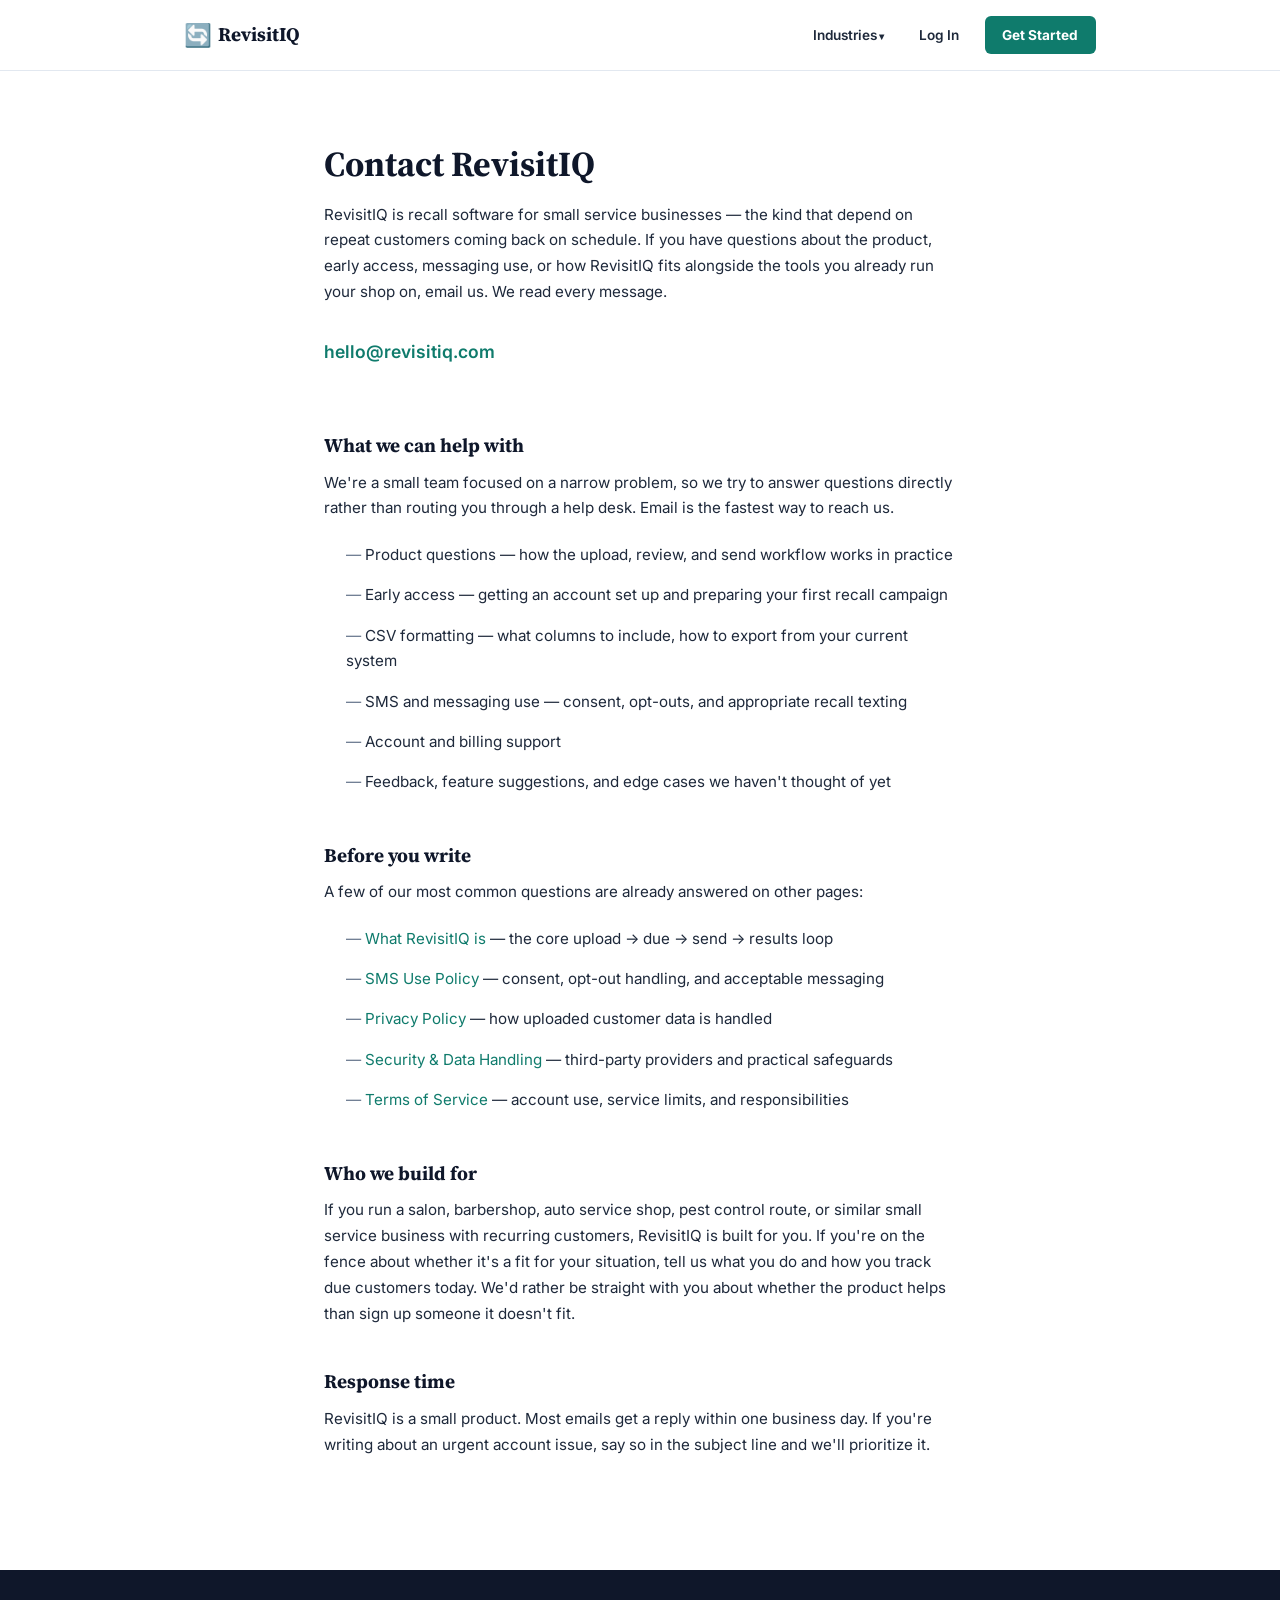
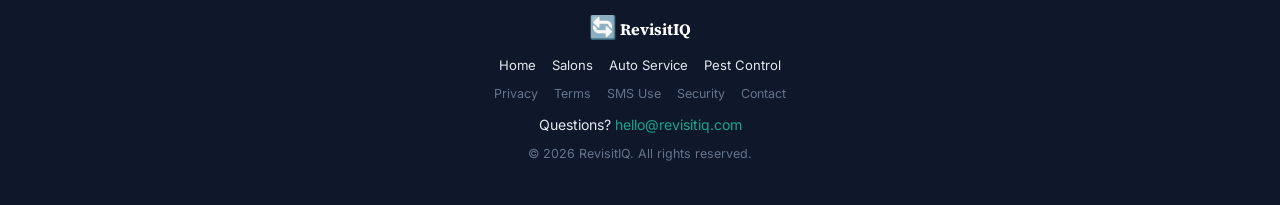
<file: contact.html>
<!doctype html>
<html lang="en">
    <head>
        <meta charset="UTF-8" />
        <meta name="viewport" content="width=device-width, initial-scale=1.0" />
        <title>Contact RevisitIQ — Product Support &amp; Early Access</title>
        <meta
            name="description"
            content="Reach RevisitIQ for product questions, early access, SMS use questions, account support, and feedback. We're a small team and respond to every message quickly."
        />
        <meta property="og:title" content="Contact RevisitIQ — Product Support &amp; Early Access" />
        <meta property="og:description" content="Reach RevisitIQ for product questions, early access, SMS use questions, account support, and feedback. We're a small team and respond to every message quickly." />
        <meta property="og:type" content="website" />
        <meta property="og:url" content="https://revisitiq.com/contact.html" />
        <meta property="og:image" content="https://revisitiq.com/og-image.png" />
        <meta property="og:image:alt" content="RevisitIQ — Recall software for small service businesses" />
        <meta name="twitter:card" content="summary_large_image" />
        <meta name="twitter:title" content="Contact RevisitIQ — Product Support &amp; Early Access" />
        <meta name="twitter:description" content="Reach RevisitIQ for product questions, early access, SMS use questions, account support, and feedback. We're a small team and respond to every message quickly." />
        <meta name="twitter:image" content="https://revisitiq.com/og-image.png" />
        <meta name="twitter:image:alt" content="RevisitIQ — Recall software for small service businesses" />
        <link rel="canonical" href="https://revisitiq.com/contact.html" />
        <link rel="icon" href="/favicon.ico" sizes="48x48" />
        <link rel="icon" type="image/png" href="/favicon-32x32.png" sizes="32x32" />
        <link rel="icon" type="image/png" href="/favicon-16x16.png" sizes="16x16" />
        <link rel="apple-touch-icon" href="/apple-touch-icon.png" />

        <link rel="preconnect" href="https://fonts.googleapis.com" />
        <link rel="preconnect" href="https://fonts.gstatic.com" crossorigin />
        <link href="https://fonts.googleapis.com/css2?family=Inter:wght@400;500;600;700&family=Source+Serif+4:wght@600;700;800&display=swap" rel="stylesheet" />
        <link rel="stylesheet" href="styles.css" />

        <script async src="https://www.googletagmanager.com/gtag/js?id=G-NSQ59M11CJ"></script>
        <script>
            window.dataLayer = window.dataLayer || [];
            function gtag(){dataLayer.push(arguments);}
            gtag('js', new Date());
            gtag('config', 'G-NSQ59M11CJ');
        </script>
    </head>

    <body>
        <!-- ============ HEADER ============ -->
        <header class="site-header">
            <div class="container header-inner">
                <a href="/" class="logo" aria-label="RevisitIQ home">
                    <span class="logo-icon">🔄</span>
                    <span class="logo-text">RevisitIQ</span>
                </a>
                <nav class="header-nav">
                    <div class="nav-dropdown">
                        <button class="nav-dropdown-toggle" aria-expanded="false" aria-haspopup="true">Industries</button>
                        <div class="nav-dropdown-menu">
                            <a href="/salon-barbershop-recall.html">Salons &amp; Barbershops</a>
                            <a href="/auto-service-recall.html">Auto Service</a>
                            <a href="/pest-control-recall.html">Pest Control</a>
                        </div>
                    </div>
                    <a href="https://app.revisitiq.com/login" class="header-login" data-cta="login" data-location="header">Log In</a>
                    <a href="https://app.revisitiq.com/login?mode=signup" class="header-cta" data-cta="cta_click" data-location="header">Get Started</a>
                </nav>
            </div>
        </header>

        <!-- ============ CONTENT ============ -->
        <section class="content-page">
            <div class="container">
                <h1>Contact RevisitIQ</h1>

                <p>
                    RevisitIQ is recall software for small service
                    businesses — the kind that depend on repeat
                    customers coming back on schedule. If you have
                    questions about the product, early access, messaging
                    use, or how RevisitIQ fits alongside the tools you
                    already run your shop on, email us. We read every
                    message.
                </p>

                <a href="mailto:hello@revisitiq.com" class="contact-email">hello@revisitiq.com</a>

                <h2>What we can help with</h2>
                <p>
                    We're a small team focused on a narrow problem, so
                    we try to answer questions directly rather than
                    routing you through a help desk. Email is the
                    fastest way to reach us.
                </p>
                <ul class="contact-topics">
                    <li>Product questions — how the upload, review, and send workflow works in practice</li>
                    <li>Early access — getting an account set up and preparing your first recall campaign</li>
                    <li>CSV formatting — what columns to include, how to export from your current system</li>
                    <li>SMS and messaging use — consent, opt-outs, and appropriate recall texting</li>
                    <li>Account and billing support</li>
                    <li>Feedback, feature suggestions, and edge cases we haven't thought of yet</li>
                </ul>

                <h2>Before you write</h2>
                <p>
                    A few of our most common questions are already
                    answered on other pages:
                </p>
                <ul class="contact-topics">
                    <li><a href="/">What RevisitIQ is</a> — the core upload → due → send → results loop</li>
                    <li><a href="/sms-use-policy.html">SMS Use Policy</a> — consent, opt-out handling, and acceptable messaging</li>
                    <li><a href="/privacy-policy.html">Privacy Policy</a> — how uploaded customer data is handled</li>
                    <li><a href="/security.html">Security &amp; Data Handling</a> — third-party providers and practical safeguards</li>
                    <li><a href="/terms-of-service.html">Terms of Service</a> — account use, service limits, and responsibilities</li>
                </ul>

                <h2>Who we build for</h2>
                <p>
                    If you run a salon, barbershop, auto service shop,
                    pest control route, or similar small service
                    business with recurring customers, RevisitIQ is
                    built for you. If you're on the fence about whether
                    it's a fit for your situation, tell us what you do
                    and how you track due customers today. We'd rather
                    be straight with you about whether the product
                    helps than sign up someone it doesn't fit.
                </p>

                <h2>Response time</h2>
                <p>
                    RevisitIQ is a small product. Most emails get a
                    reply within one business day. If you're writing
                    about an urgent account issue, say so in the
                    subject line and we'll prioritize it.
                </p>
            </div>
        </section>

        <!-- ============ FOOTER ============ -->
        <footer class="site-footer">
            <div class="container footer-inner">
                <p class="footer-brand">
                    <span class="logo-icon">🔄</span> RevisitIQ
                </p>
                <nav class="footer-nav">
                    <a href="/">Home</a>
                    <a href="/salon-barbershop-recall.html">Salons</a>
                    <a href="/auto-service-recall.html">Auto Service</a>
                    <a href="/pest-control-recall.html">Pest Control</a>
                </nav>
                <nav class="footer-nav footer-legal-nav">
                    <a href="/privacy-policy.html">Privacy</a>
                    <a href="/terms-of-service.html">Terms</a>
                    <a href="/sms-use-policy.html">SMS Use</a>
                    <a href="/security.html">Security</a>
                    <a href="/contact.html">Contact</a>
                </nav>
                <p class="footer-contact">
                    Questions?
                    <a href="mailto:hello@revisitiq.com">hello@revisitiq.com</a>
                </p>
                <p class="footer-legal">
                    &copy; 2026 RevisitIQ. All rights reserved.
                </p>
            </div>
        </footer>

        <script src="script.js"></script>
    </body>
</html>
</file>
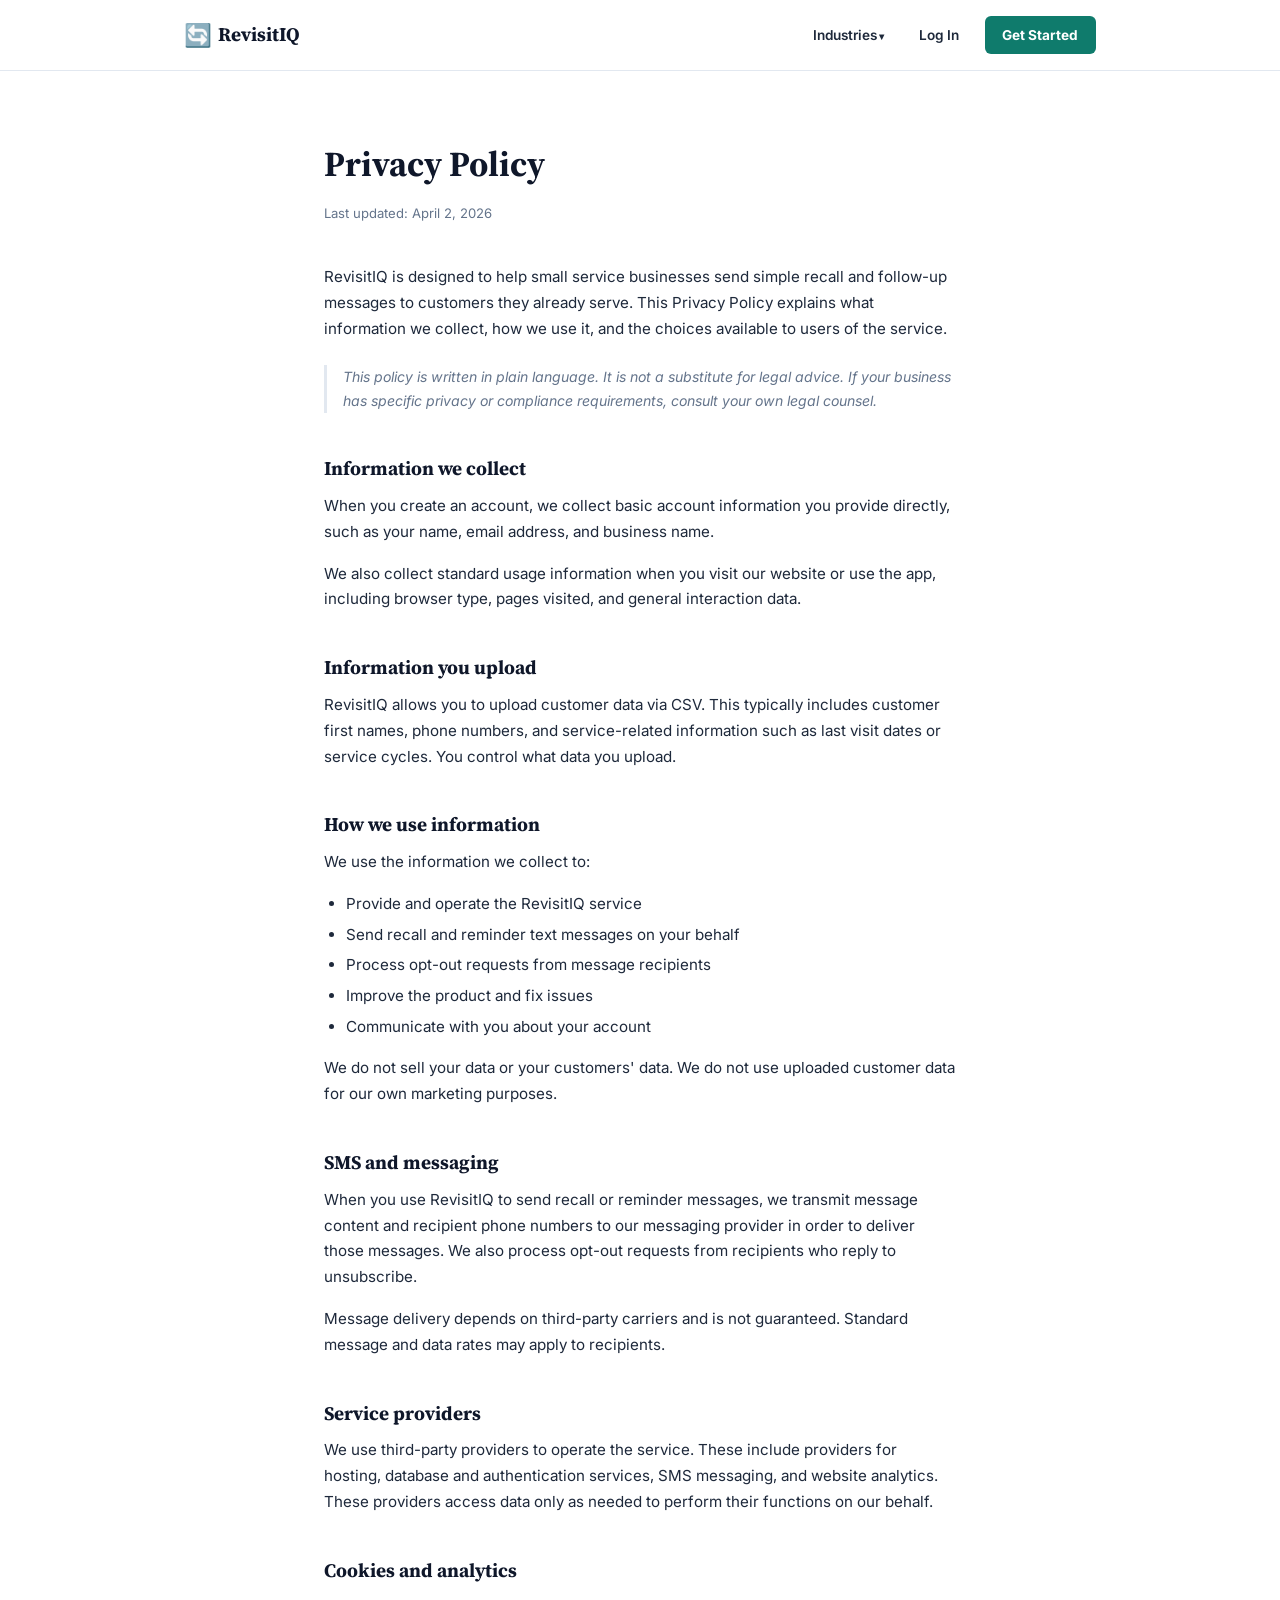
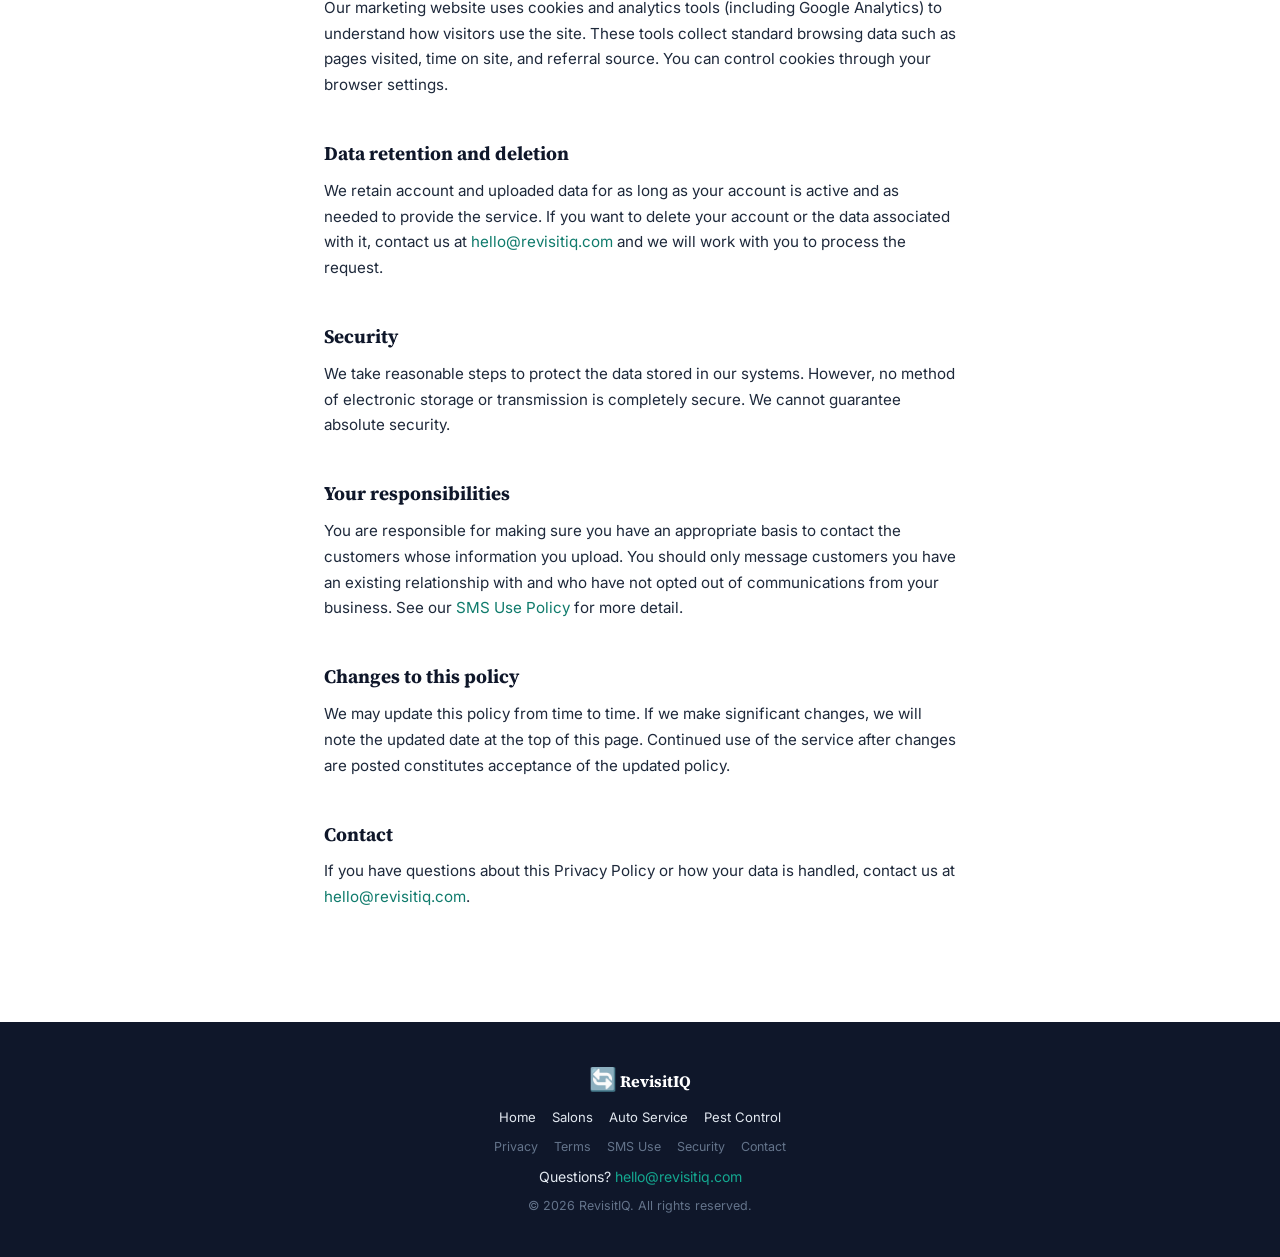
<file: privacy-policy.html>
<!doctype html>
<html lang="en">
    <head>
        <meta charset="UTF-8" />
        <meta name="viewport" content="width=device-width, initial-scale=1.0" />
        <title>RevisitIQ Privacy Policy — How We Handle Customer Data</title>
        <meta
            name="description"
            content="How RevisitIQ handles data uploaded for recall campaigns — what we collect, how it's used, what we do not do with it, and the choices available to account holders."
        />
        <meta property="og:title" content="RevisitIQ Privacy Policy — How We Handle Customer Data" />
        <meta property="og:description" content="How RevisitIQ handles data uploaded for recall campaigns — what we collect, how it's used, what we do not do with it, and the choices available to account holders." />
        <meta property="og:type" content="website" />
        <meta property="og:url" content="https://revisitiq.com/privacy-policy.html" />
        <meta property="og:image" content="https://revisitiq.com/og-image.png" />
        <meta property="og:image:alt" content="RevisitIQ — Recall software for small service businesses" />
        <meta name="twitter:card" content="summary_large_image" />
        <meta name="twitter:title" content="RevisitIQ Privacy Policy — How We Handle Customer Data" />
        <meta name="twitter:description" content="How RevisitIQ handles data uploaded for recall campaigns — what we collect, how it's used, what we do not do with it, and the choices available to account holders." />
        <meta name="twitter:image" content="https://revisitiq.com/og-image.png" />
        <meta name="twitter:image:alt" content="RevisitIQ — Recall software for small service businesses" />
        <link rel="canonical" href="https://revisitiq.com/privacy-policy.html" />
        <link rel="icon" href="/favicon.ico" sizes="48x48" />
        <link rel="icon" type="image/png" href="/favicon-32x32.png" sizes="32x32" />
        <link rel="icon" type="image/png" href="/favicon-16x16.png" sizes="16x16" />
        <link rel="apple-touch-icon" href="/apple-touch-icon.png" />

        <link rel="preconnect" href="https://fonts.googleapis.com" />
        <link rel="preconnect" href="https://fonts.gstatic.com" crossorigin />
        <link href="https://fonts.googleapis.com/css2?family=Inter:wght@400;500;600;700&family=Source+Serif+4:wght@600;700;800&display=swap" rel="stylesheet" />
        <link rel="stylesheet" href="styles.css" />

        <script async src="https://www.googletagmanager.com/gtag/js?id=G-NSQ59M11CJ"></script>
        <script>
            window.dataLayer = window.dataLayer || [];
            function gtag(){dataLayer.push(arguments);}
            gtag('js', new Date());
            gtag('config', 'G-NSQ59M11CJ');
        </script>
    </head>

    <body>
        <!-- ============ HEADER ============ -->
        <header class="site-header">
            <div class="container header-inner">
                <a href="/" class="logo" aria-label="RevisitIQ home">
                    <span class="logo-icon">🔄</span>
                    <span class="logo-text">RevisitIQ</span>
                </a>
                <nav class="header-nav">
                    <div class="nav-dropdown">
                        <button class="nav-dropdown-toggle" aria-expanded="false" aria-haspopup="true">Industries</button>
                        <div class="nav-dropdown-menu">
                            <a href="/salon-barbershop-recall.html">Salons &amp; Barbershops</a>
                            <a href="/auto-service-recall.html">Auto Service</a>
                            <a href="/pest-control-recall.html">Pest Control</a>
                        </div>
                    </div>
                    <a href="https://app.revisitiq.com/login" class="header-login" data-cta="login" data-location="header">Log In</a>
                    <a href="https://app.revisitiq.com/login?mode=signup" class="header-cta" data-cta="cta_click" data-location="header">Get Started</a>
                </nav>
            </div>
        </header>

        <!-- ============ CONTENT ============ -->
        <section class="content-page">
            <div class="container">
                <h1>Privacy Policy</h1>
                <p class="content-updated">Last updated: April 2, 2026</p>

                <p>
                    RevisitIQ is designed to help small service businesses
                    send simple recall and follow-up messages to customers
                    they already serve. This Privacy Policy explains what
                    information we collect, how we use it, and the choices
                    available to users of the service.
                </p>

                <p class="content-note">
                    This policy is written in plain language. It is not a
                    substitute for legal advice. If your business has
                    specific privacy or compliance requirements, consult
                    your own legal counsel.
                </p>

                <h2>Information we collect</h2>
                <p>
                    When you create an account, we collect basic account
                    information you provide directly, such as your name,
                    email address, and business name.
                </p>
                <p>
                    We also collect standard usage information when you
                    visit our website or use the app, including browser
                    type, pages visited, and general interaction data.
                </p>

                <h2>Information you upload</h2>
                <p>
                    RevisitIQ allows you to upload customer data via CSV.
                    This typically includes customer first names, phone
                    numbers, and service-related information such as last
                    visit dates or service cycles. You control what data
                    you upload.
                </p>

                <h2>How we use information</h2>
                <p>We use the information we collect to:</p>
                <ul>
                    <li>Provide and operate the RevisitIQ service</li>
                    <li>Send recall and reminder text messages on your behalf</li>
                    <li>Process opt-out requests from message recipients</li>
                    <li>Improve the product and fix issues</li>
                    <li>Communicate with you about your account</li>
                </ul>
                <p>
                    We do not sell your data or your customers' data. We do
                    not use uploaded customer data for our own marketing
                    purposes.
                </p>

                <h2>SMS and messaging</h2>
                <p>
                    When you use RevisitIQ to send recall or reminder
                    messages, we transmit message content and recipient
                    phone numbers to our messaging provider in order to
                    deliver those messages. We also process opt-out
                    requests from recipients who reply to unsubscribe.
                </p>
                <p>
                    Message delivery depends on third-party carriers and
                    is not guaranteed. Standard message and data rates may
                    apply to recipients.
                </p>

                <h2>Service providers</h2>
                <p>
                    We use third-party providers to operate the service.
                    These include providers for hosting, database and
                    authentication services, SMS messaging, and website
                    analytics. These providers access data only as needed
                    to perform their functions on our behalf.
                </p>

                <h2>Cookies and analytics</h2>
                <p>
                    Our marketing website uses cookies and analytics tools
                    (including Google Analytics) to understand how visitors
                    use the site. These tools collect standard browsing
                    data such as pages visited, time on site, and referral
                    source. You can control cookies through your browser
                    settings.
                </p>

                <h2>Data retention and deletion</h2>
                <p>
                    We retain account and uploaded data for as long as your
                    account is active and as needed to provide the service.
                    If you want to delete your account or the data
                    associated with it, contact us at
                    <a href="mailto:hello@revisitiq.com">hello@revisitiq.com</a>
                    and we will work with you to process the request.
                </p>

                <h2>Security</h2>
                <p>
                    We take reasonable steps to protect the data stored in
                    our systems. However, no method of electronic storage
                    or transmission is completely secure. We cannot
                    guarantee absolute security.
                </p>

                <h2>Your responsibilities</h2>
                <p>
                    You are responsible for making sure you have an
                    appropriate basis to contact the customers whose
                    information you upload. You should only message
                    customers you have an existing relationship with and
                    who have not opted out of communications from your
                    business. See our
                    <a href="/sms-use-policy.html">SMS Use Policy</a> for
                    more detail.
                </p>

                <h2>Changes to this policy</h2>
                <p>
                    We may update this policy from time to time. If we
                    make significant changes, we will note the updated
                    date at the top of this page. Continued use of the
                    service after changes are posted constitutes acceptance
                    of the updated policy.
                </p>

                <h2>Contact</h2>
                <p>
                    If you have questions about this Privacy Policy or how
                    your data is handled, contact us at
                    <a href="mailto:hello@revisitiq.com">hello@revisitiq.com</a>.
                </p>
            </div>
        </section>

        <!-- ============ FOOTER ============ -->
        <footer class="site-footer">
            <div class="container footer-inner">
                <p class="footer-brand">
                    <span class="logo-icon">🔄</span> RevisitIQ
                </p>
                <nav class="footer-nav">
                    <a href="/">Home</a>
                    <a href="/salon-barbershop-recall.html">Salons</a>
                    <a href="/auto-service-recall.html">Auto Service</a>
                    <a href="/pest-control-recall.html">Pest Control</a>
                </nav>
                <nav class="footer-nav footer-legal-nav">
                    <a href="/privacy-policy.html">Privacy</a>
                    <a href="/terms-of-service.html">Terms</a>
                    <a href="/sms-use-policy.html">SMS Use</a>
                    <a href="/security.html">Security</a>
                    <a href="/contact.html">Contact</a>
                </nav>
                <p class="footer-contact">
                    Questions?
                    <a href="mailto:hello@revisitiq.com">hello@revisitiq.com</a>
                </p>
                <p class="footer-legal">
                    &copy; 2026 RevisitIQ. All rights reserved.
                </p>
            </div>
        </footer>

        <script src="script.js"></script>
    </body>
</html>
</file>
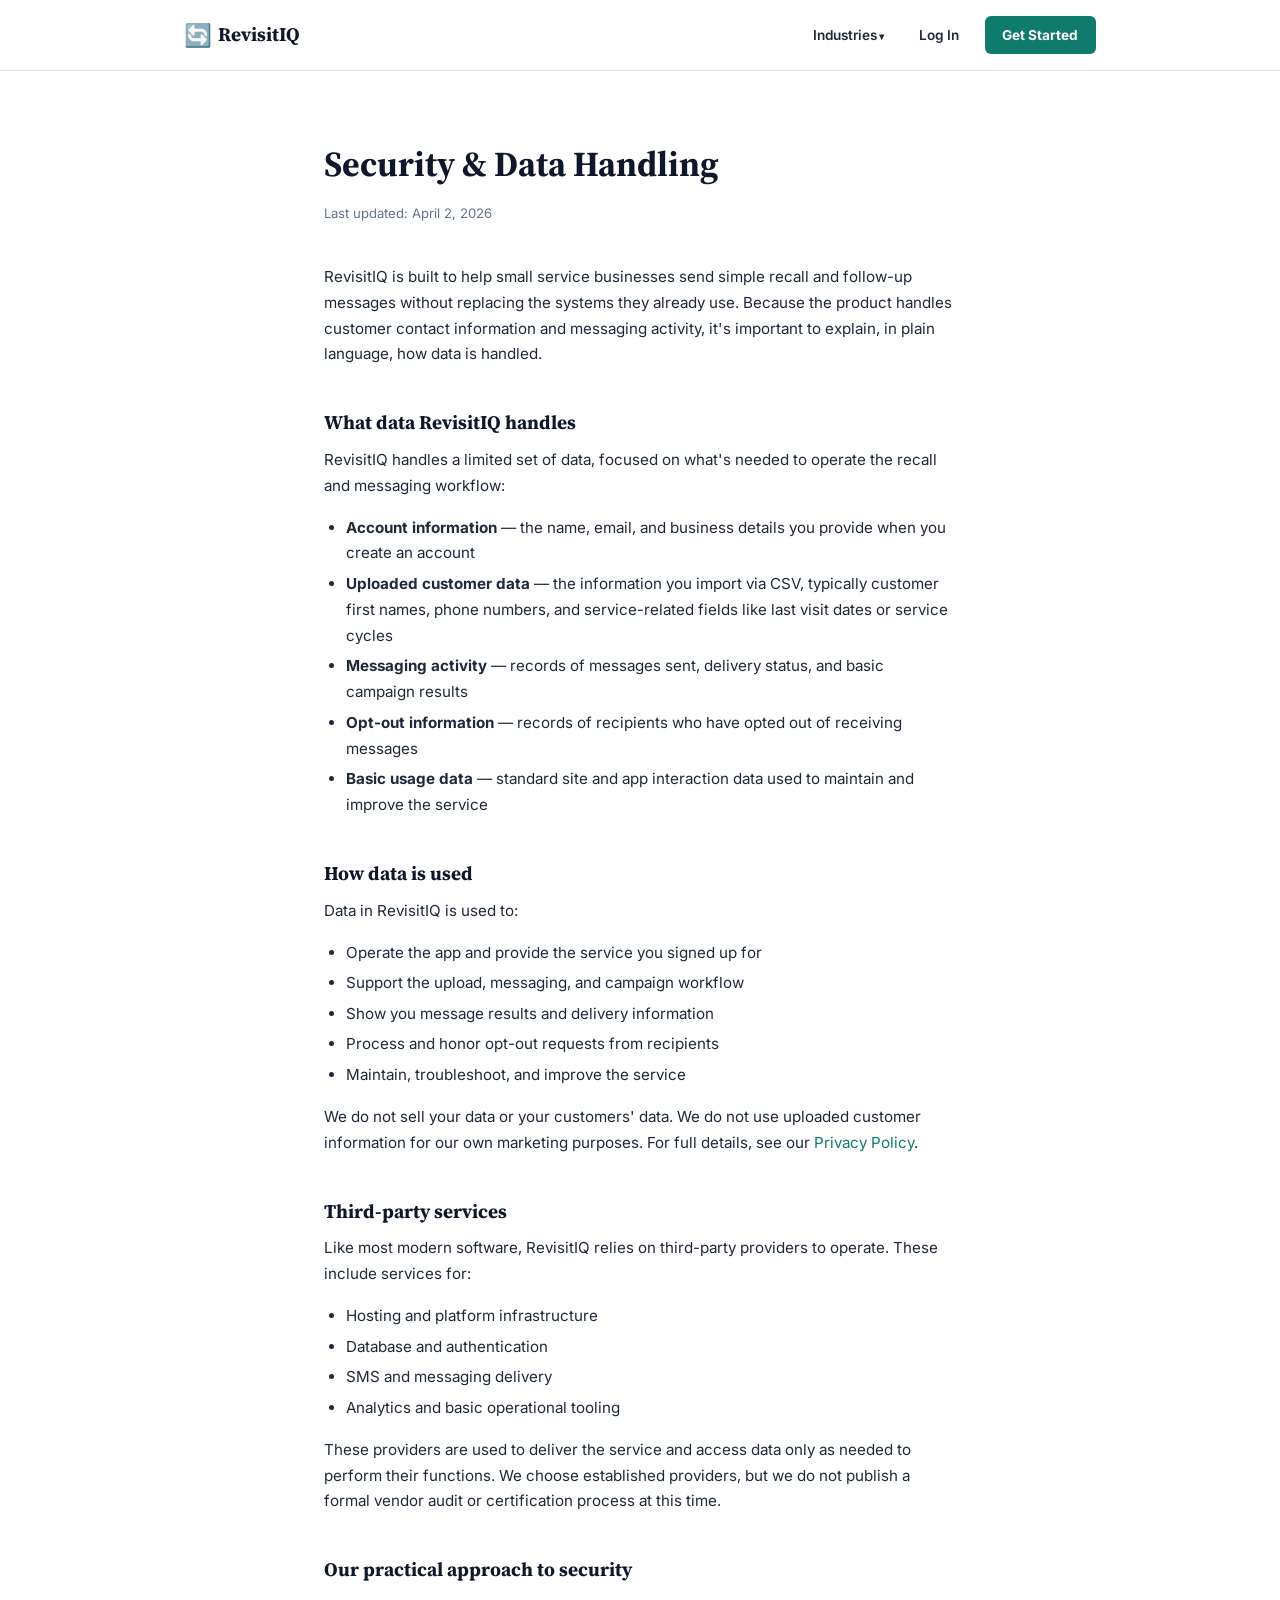
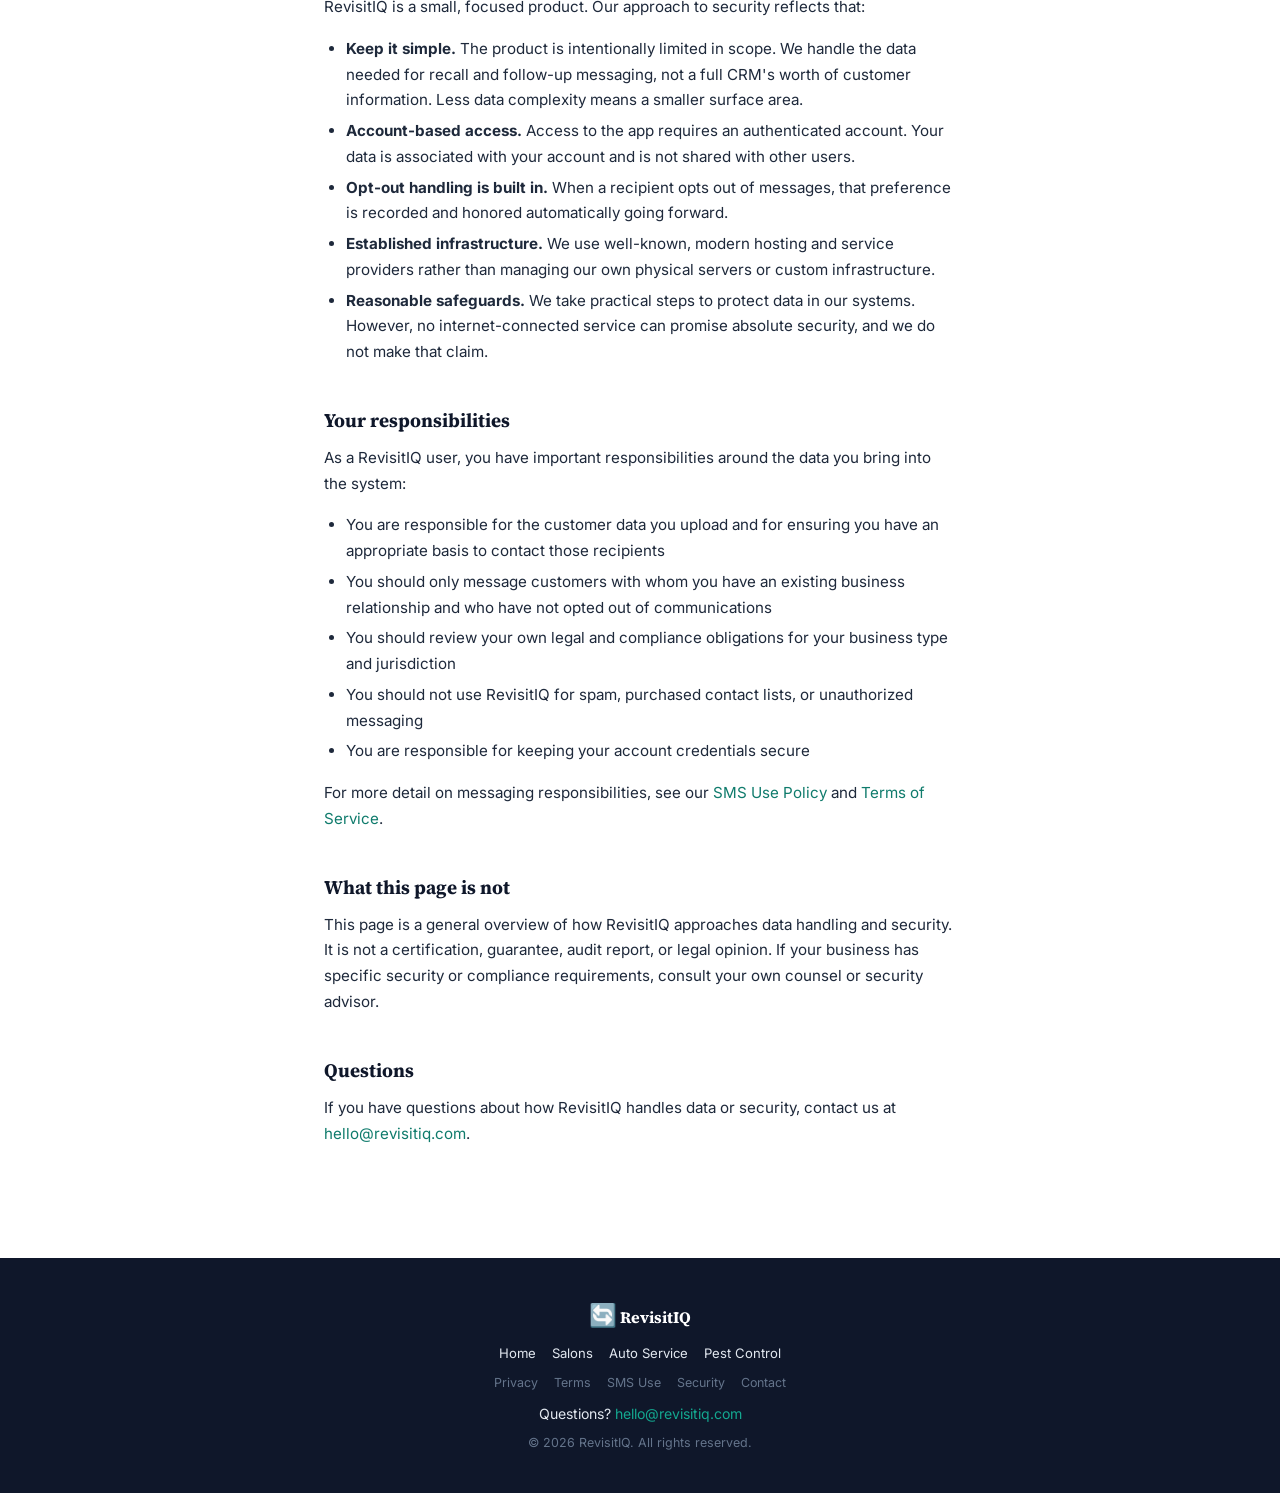
<file: security.html>
<!doctype html>
<html lang="en">
    <head>
        <meta charset="UTF-8" />
        <meta name="viewport" content="width=device-width, initial-scale=1.0" />
        <title>RevisitIQ Security &amp; Data Handling — How We Protect Data</title>
        <meta
            name="description"
            content="How RevisitIQ handles customer data, messaging activity, and third-party providers — explained in plain language so small service businesses know what to expect."
        />
        <meta property="og:title" content="RevisitIQ Security &amp; Data Handling — How We Protect Data" />
        <meta property="og:description" content="How RevisitIQ handles customer data, messaging activity, and third-party providers — explained in plain language so small service businesses know what to expect." />
        <meta property="og:type" content="website" />
        <meta property="og:url" content="https://revisitiq.com/security.html" />
        <meta property="og:image" content="https://revisitiq.com/og-image.png" />
        <meta property="og:image:alt" content="RevisitIQ — Recall software for small service businesses" />
        <meta name="twitter:card" content="summary_large_image" />
        <meta name="twitter:title" content="RevisitIQ Security &amp; Data Handling — How We Protect Data" />
        <meta name="twitter:description" content="How RevisitIQ handles customer data, messaging activity, and third-party providers — explained in plain language so small service businesses know what to expect." />
        <meta name="twitter:image" content="https://revisitiq.com/og-image.png" />
        <meta name="twitter:image:alt" content="RevisitIQ — Recall software for small service businesses" />
        <link rel="canonical" href="https://revisitiq.com/security.html" />
        <link rel="icon" href="/favicon.ico" sizes="48x48" />
        <link rel="icon" type="image/png" href="/favicon-32x32.png" sizes="32x32" />
        <link rel="icon" type="image/png" href="/favicon-16x16.png" sizes="16x16" />
        <link rel="apple-touch-icon" href="/apple-touch-icon.png" />

        <link rel="preconnect" href="https://fonts.googleapis.com" />
        <link rel="preconnect" href="https://fonts.gstatic.com" crossorigin />
        <link href="https://fonts.googleapis.com/css2?family=Inter:wght@400;500;600;700&family=Source+Serif+4:wght@600;700;800&display=swap" rel="stylesheet" />
        <link rel="stylesheet" href="styles.css" />

        <script async src="https://www.googletagmanager.com/gtag/js?id=G-NSQ59M11CJ"></script>
        <script>
            window.dataLayer = window.dataLayer || [];
            function gtag(){dataLayer.push(arguments);}
            gtag('js', new Date());
            gtag('config', 'G-NSQ59M11CJ');
        </script>
    </head>

    <body>
        <!-- ============ HEADER ============ -->
        <header class="site-header">
            <div class="container header-inner">
                <a href="/" class="logo" aria-label="RevisitIQ home">
                    <span class="logo-icon">🔄</span>
                    <span class="logo-text">RevisitIQ</span>
                </a>
                <nav class="header-nav">
                    <div class="nav-dropdown">
                        <button class="nav-dropdown-toggle" aria-expanded="false" aria-haspopup="true">Industries</button>
                        <div class="nav-dropdown-menu">
                            <a href="/salon-barbershop-recall.html">Salons &amp; Barbershops</a>
                            <a href="/auto-service-recall.html">Auto Service</a>
                            <a href="/pest-control-recall.html">Pest Control</a>
                        </div>
                    </div>
                    <a href="https://app.revisitiq.com/login" class="header-login" data-cta="login" data-location="header">Log In</a>
                    <a href="https://app.revisitiq.com/login?mode=signup" class="header-cta" data-cta="cta_click" data-location="header">Get Started</a>
                </nav>
            </div>
        </header>

        <!-- ============ CONTENT ============ -->
        <section class="content-page">
            <div class="container">
                <h1>Security &amp; Data Handling</h1>
                <p class="content-updated">Last updated: April 2, 2026</p>

                <p>
                    RevisitIQ is built to help small service businesses
                    send simple recall and follow-up messages without
                    replacing the systems they already use. Because the
                    product handles customer contact information and
                    messaging activity, it's important to explain, in
                    plain language, how data is handled.
                </p>

                <h2>What data RevisitIQ handles</h2>
                <p>
                    RevisitIQ handles a limited set of data, focused on
                    what's needed to operate the recall and messaging
                    workflow:
                </p>
                <ul>
                    <li>
                        <strong>Account information</strong> — the name,
                        email, and business details you provide when you
                        create an account
                    </li>
                    <li>
                        <strong>Uploaded customer data</strong> — the
                        information you import via CSV, typically customer
                        first names, phone numbers, and service-related
                        fields like last visit dates or service cycles
                    </li>
                    <li>
                        <strong>Messaging activity</strong> — records of
                        messages sent, delivery status, and basic campaign
                        results
                    </li>
                    <li>
                        <strong>Opt-out information</strong> — records of
                        recipients who have opted out of receiving
                        messages
                    </li>
                    <li>
                        <strong>Basic usage data</strong> — standard
                        site and app interaction data used to maintain
                        and improve the service
                    </li>
                </ul>

                <h2>How data is used</h2>
                <p>Data in RevisitIQ is used to:</p>
                <ul>
                    <li>Operate the app and provide the service you signed up for</li>
                    <li>Support the upload, messaging, and campaign workflow</li>
                    <li>Show you message results and delivery information</li>
                    <li>Process and honor opt-out requests from recipients</li>
                    <li>Maintain, troubleshoot, and improve the service</li>
                </ul>
                <p>
                    We do not sell your data or your customers' data. We
                    do not use uploaded customer information for our own
                    marketing purposes. For full details, see our
                    <a href="/privacy-policy.html">Privacy Policy</a>.
                </p>

                <h2>Third-party services</h2>
                <p>
                    Like most modern software, RevisitIQ relies on
                    third-party providers to operate. These include
                    services for:
                </p>
                <ul>
                    <li>Hosting and platform infrastructure</li>
                    <li>Database and authentication</li>
                    <li>SMS and messaging delivery</li>
                    <li>Analytics and basic operational tooling</li>
                </ul>
                <p>
                    These providers are used to deliver the service and
                    access data only as needed to perform their functions.
                    We choose established providers, but we do not
                    publish a formal vendor audit or certification
                    process at this time.
                </p>

                <h2>Our practical approach to security</h2>
                <p>
                    RevisitIQ is a small, focused product. Our approach
                    to security reflects that:
                </p>
                <ul>
                    <li>
                        <strong>Keep it simple.</strong> The product is
                        intentionally limited in scope. We handle the
                        data needed for recall and follow-up messaging,
                        not a full CRM's worth of customer information.
                        Less data complexity means a smaller surface area.
                    </li>
                    <li>
                        <strong>Account-based access.</strong> Access to
                        the app requires an authenticated account. Your
                        data is associated with your account and is not
                        shared with other users.
                    </li>
                    <li>
                        <strong>Opt-out handling is built in.</strong>
                        When a recipient opts out of messages, that
                        preference is recorded and honored automatically
                        going forward.
                    </li>
                    <li>
                        <strong>Established infrastructure.</strong> We
                        use well-known, modern hosting and service
                        providers rather than managing our own physical
                        servers or custom infrastructure.
                    </li>
                    <li>
                        <strong>Reasonable safeguards.</strong> We take
                        practical steps to protect data in our systems.
                        However, no internet-connected service can
                        promise absolute security, and we do not make
                        that claim.
                    </li>
                </ul>

                <h2>Your responsibilities</h2>
                <p>
                    As a RevisitIQ user, you have important
                    responsibilities around the data you bring into the
                    system:
                </p>
                <ul>
                    <li>
                        You are responsible for the customer data you
                        upload and for ensuring you have an appropriate
                        basis to contact those recipients
                    </li>
                    <li>
                        You should only message customers with whom you
                        have an existing business relationship and who
                        have not opted out of communications
                    </li>
                    <li>
                        You should review your own legal and compliance
                        obligations for your business type and
                        jurisdiction
                    </li>
                    <li>
                        You should not use RevisitIQ for spam, purchased
                        contact lists, or unauthorized messaging
                    </li>
                    <li>
                        You are responsible for keeping your account
                        credentials secure
                    </li>
                </ul>
                <p>
                    For more detail on messaging responsibilities, see
                    our <a href="/sms-use-policy.html">SMS Use Policy</a>
                    and <a href="/terms-of-service.html">Terms of
                    Service</a>.
                </p>

                <h2>What this page is not</h2>
                <p>
                    This page is a general overview of how RevisitIQ
                    approaches data handling and security. It is not a
                    certification, guarantee, audit report, or legal
                    opinion. If your business has specific security or
                    compliance requirements, consult your own counsel or
                    security advisor.
                </p>

                <h2>Questions</h2>
                <p>
                    If you have questions about how RevisitIQ handles
                    data or security, contact us at
                    <a href="mailto:hello@revisitiq.com">hello@revisitiq.com</a>.
                </p>
            </div>
        </section>

        <!-- ============ FOOTER ============ -->
        <footer class="site-footer">
            <div class="container footer-inner">
                <p class="footer-brand">
                    <span class="logo-icon">🔄</span> RevisitIQ
                </p>
                <nav class="footer-nav">
                    <a href="/">Home</a>
                    <a href="/salon-barbershop-recall.html">Salons</a>
                    <a href="/auto-service-recall.html">Auto Service</a>
                    <a href="/pest-control-recall.html">Pest Control</a>
                </nav>
                <nav class="footer-nav footer-legal-nav">
                    <a href="/privacy-policy.html">Privacy</a>
                    <a href="/terms-of-service.html">Terms</a>
                    <a href="/sms-use-policy.html">SMS Use</a>
                    <a href="/security.html">Security</a>
                    <a href="/contact.html">Contact</a>
                </nav>
                <p class="footer-contact">
                    Questions?
                    <a href="mailto:hello@revisitiq.com">hello@revisitiq.com</a>
                </p>
                <p class="footer-legal">
                    &copy; 2026 RevisitIQ. All rights reserved.
                </p>
            </div>
        </footer>

        <script src="script.js"></script>
    </body>
</html>
</file>
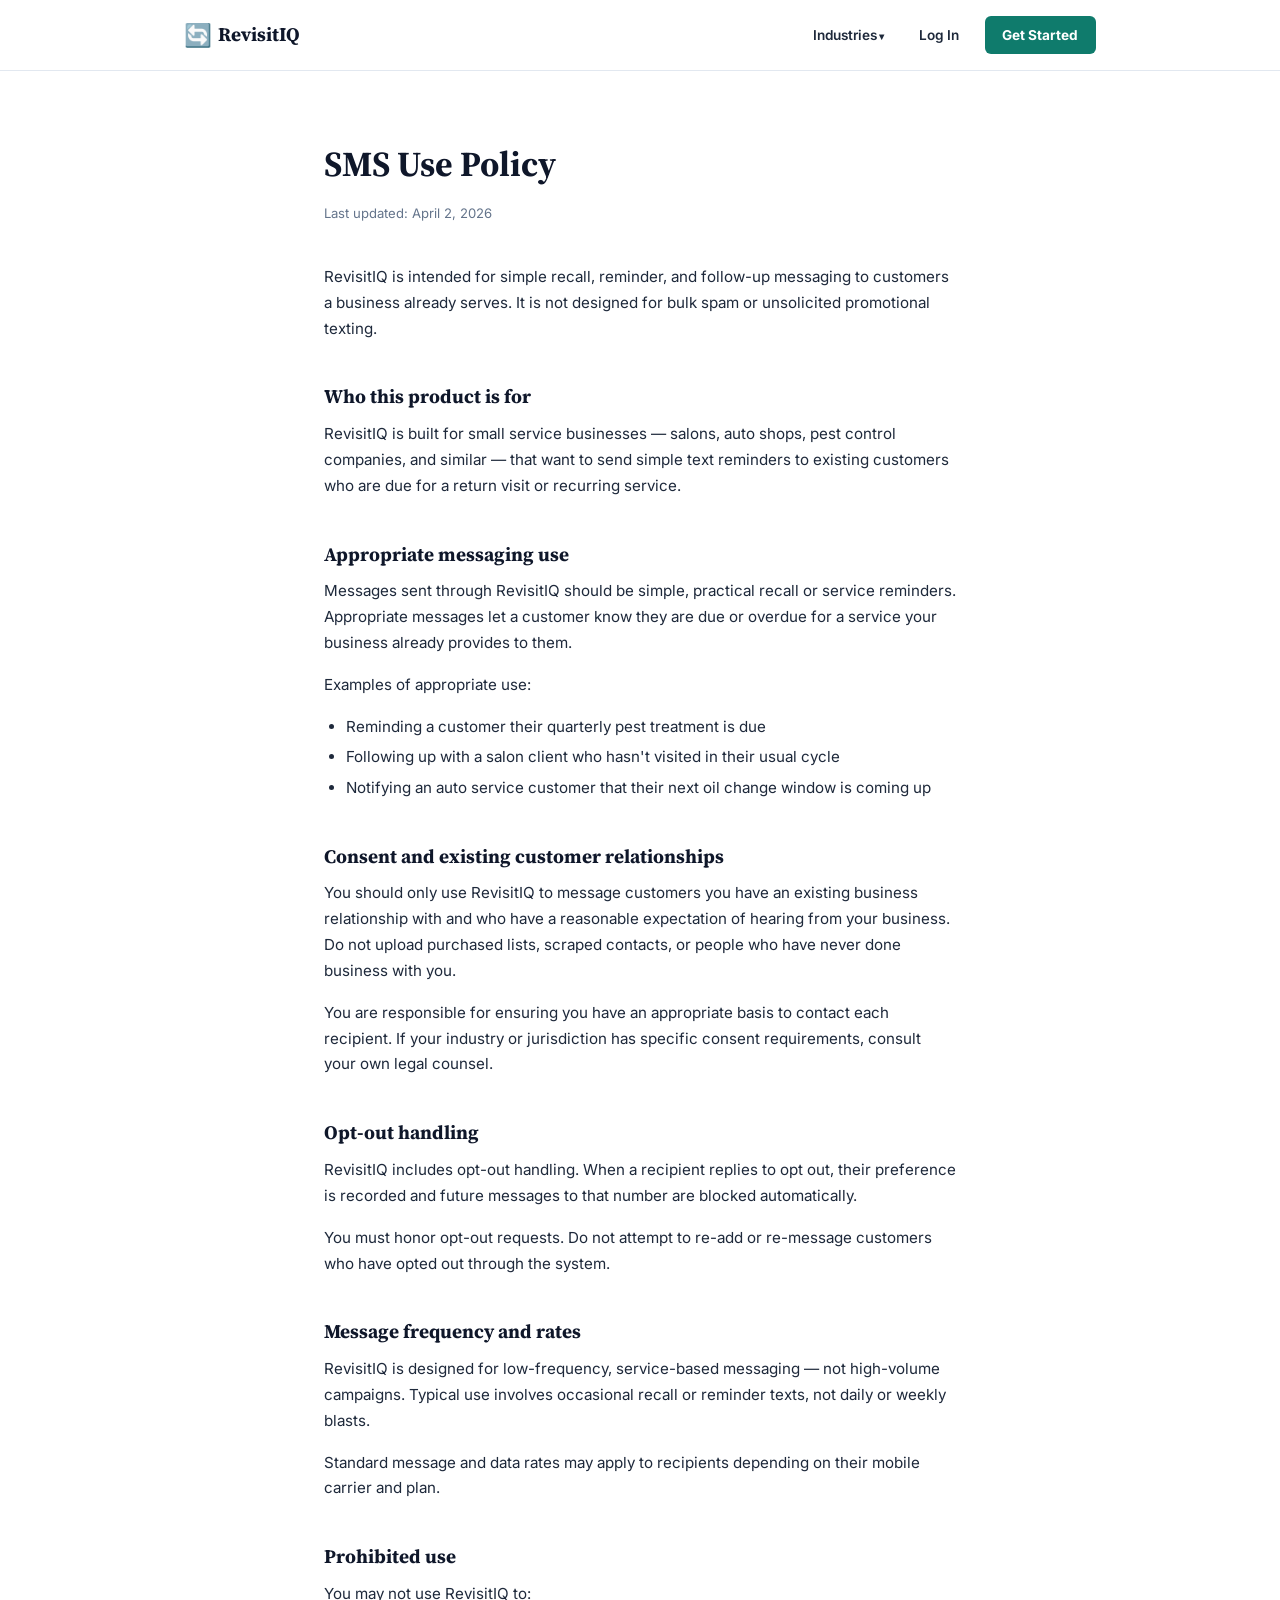
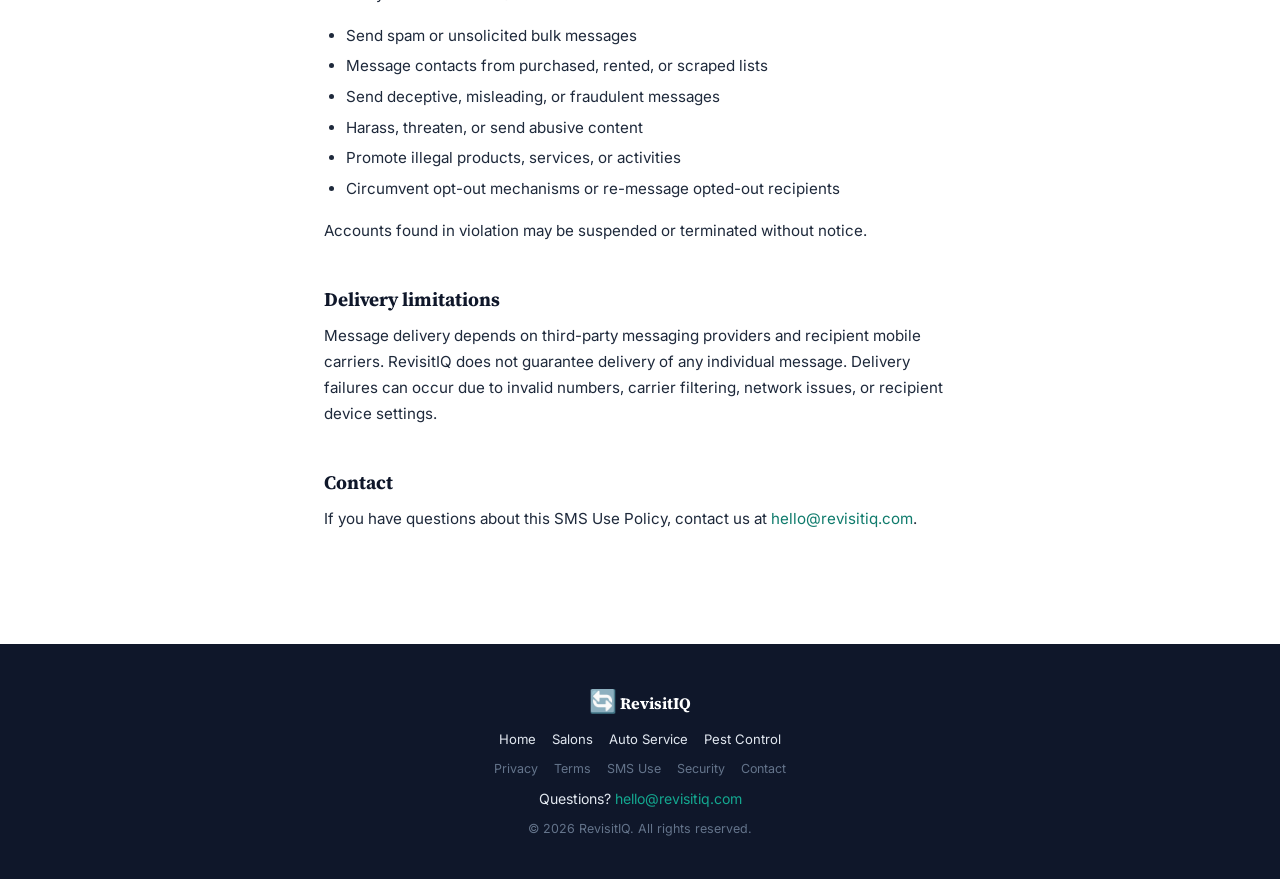
<file: sms-use-policy.html>
<!doctype html>
<html lang="en">
    <head>
        <meta charset="UTF-8" />
        <meta name="viewport" content="width=device-width, initial-scale=1.0" />
        <title>RevisitIQ SMS Use Policy — Recall Texting Guidelines</title>
        <meta
            name="description"
            content="RevisitIQ's SMS use policy covers appropriate messaging, consent expectations, opt-out handling, message frequency, delivery limits, and prohibited use for recall and reminder texting."
        />
        <meta property="og:title" content="RevisitIQ SMS Use Policy — Recall Texting Guidelines" />
        <meta property="og:description" content="RevisitIQ's SMS use policy covers appropriate messaging, consent expectations, opt-out handling, message frequency, delivery limits, and prohibited use for recall and reminder texting." />
        <meta property="og:type" content="website" />
        <meta property="og:url" content="https://revisitiq.com/sms-use-policy.html" />
        <meta property="og:image" content="https://revisitiq.com/og-image.png" />
        <meta property="og:image:alt" content="RevisitIQ — Recall software for small service businesses" />
        <meta name="twitter:card" content="summary_large_image" />
        <meta name="twitter:title" content="RevisitIQ SMS Use Policy — Recall Texting Guidelines" />
        <meta name="twitter:description" content="RevisitIQ's SMS use policy covers appropriate messaging, consent expectations, opt-out handling, message frequency, delivery limits, and prohibited use for recall and reminder texting." />
        <meta name="twitter:image" content="https://revisitiq.com/og-image.png" />
        <meta name="twitter:image:alt" content="RevisitIQ — Recall software for small service businesses" />
        <link rel="canonical" href="https://revisitiq.com/sms-use-policy.html" />
        <link rel="icon" href="/favicon.ico" sizes="48x48" />
        <link rel="icon" type="image/png" href="/favicon-32x32.png" sizes="32x32" />
        <link rel="icon" type="image/png" href="/favicon-16x16.png" sizes="16x16" />
        <link rel="apple-touch-icon" href="/apple-touch-icon.png" />

        <link rel="preconnect" href="https://fonts.googleapis.com" />
        <link rel="preconnect" href="https://fonts.gstatic.com" crossorigin />
        <link href="https://fonts.googleapis.com/css2?family=Inter:wght@400;500;600;700&family=Source+Serif+4:wght@600;700;800&display=swap" rel="stylesheet" />
        <link rel="stylesheet" href="styles.css" />

        <script async src="https://www.googletagmanager.com/gtag/js?id=G-NSQ59M11CJ"></script>
        <script>
            window.dataLayer = window.dataLayer || [];
            function gtag(){dataLayer.push(arguments);}
            gtag('js', new Date());
            gtag('config', 'G-NSQ59M11CJ');
        </script>
    </head>

    <body>
        <!-- ============ HEADER ============ -->
        <header class="site-header">
            <div class="container header-inner">
                <a href="/" class="logo" aria-label="RevisitIQ home">
                    <span class="logo-icon">🔄</span>
                    <span class="logo-text">RevisitIQ</span>
                </a>
                <nav class="header-nav">
                    <div class="nav-dropdown">
                        <button class="nav-dropdown-toggle" aria-expanded="false" aria-haspopup="true">Industries</button>
                        <div class="nav-dropdown-menu">
                            <a href="/salon-barbershop-recall.html">Salons &amp; Barbershops</a>
                            <a href="/auto-service-recall.html">Auto Service</a>
                            <a href="/pest-control-recall.html">Pest Control</a>
                        </div>
                    </div>
                    <a href="https://app.revisitiq.com/login" class="header-login" data-cta="login" data-location="header">Log In</a>
                    <a href="https://app.revisitiq.com/login?mode=signup" class="header-cta" data-cta="cta_click" data-location="header">Get Started</a>
                </nav>
            </div>
        </header>

        <!-- ============ CONTENT ============ -->
        <section class="content-page">
            <div class="container">
                <h1>SMS Use Policy</h1>
                <p class="content-updated">Last updated: April 2, 2026</p>

                <p>
                    RevisitIQ is intended for simple recall, reminder, and
                    follow-up messaging to customers a business already
                    serves. It is not designed for bulk spam or unsolicited
                    promotional texting.
                </p>

                <h2>Who this product is for</h2>
                <p>
                    RevisitIQ is built for small service businesses —
                    salons, auto shops, pest control companies, and similar
                    — that want to send simple text reminders to existing
                    customers who are due for a return visit or recurring
                    service.
                </p>

                <h2>Appropriate messaging use</h2>
                <p>
                    Messages sent through RevisitIQ should be simple,
                    practical recall or service reminders. Appropriate
                    messages let a customer know they are due or overdue
                    for a service your business already provides to them.
                </p>
                <p>Examples of appropriate use:</p>
                <ul>
                    <li>Reminding a customer their quarterly pest treatment is due</li>
                    <li>Following up with a salon client who hasn't visited in their usual cycle</li>
                    <li>Notifying an auto service customer that their next oil change window is coming up</li>
                </ul>

                <h2>Consent and existing customer relationships</h2>
                <p>
                    You should only use RevisitIQ to message customers you
                    have an existing business relationship with and who
                    have a reasonable expectation of hearing from your
                    business. Do not upload purchased lists, scraped
                    contacts, or people who have never done business with
                    you.
                </p>
                <p>
                    You are responsible for ensuring you have an
                    appropriate basis to contact each recipient. If your
                    industry or jurisdiction has specific consent
                    requirements, consult your own legal counsel.
                </p>

                <h2>Opt-out handling</h2>
                <p>
                    RevisitIQ includes opt-out handling. When a recipient
                    replies to opt out, their preference is recorded and
                    future messages to that number are blocked
                    automatically.
                </p>
                <p>
                    You must honor opt-out requests. Do not attempt to
                    re-add or re-message customers who have opted out
                    through the system.
                </p>

                <h2>Message frequency and rates</h2>
                <p>
                    RevisitIQ is designed for low-frequency, service-based
                    messaging — not high-volume campaigns. Typical use
                    involves occasional recall or reminder texts, not
                    daily or weekly blasts.
                </p>
                <p>
                    Standard message and data rates may apply to
                    recipients depending on their mobile carrier and plan.
                </p>

                <h2>Prohibited use</h2>
                <p>You may not use RevisitIQ to:</p>
                <ul>
                    <li>Send spam or unsolicited bulk messages</li>
                    <li>Message contacts from purchased, rented, or scraped lists</li>
                    <li>Send deceptive, misleading, or fraudulent messages</li>
                    <li>Harass, threaten, or send abusive content</li>
                    <li>Promote illegal products, services, or activities</li>
                    <li>Circumvent opt-out mechanisms or re-message opted-out recipients</li>
                </ul>
                <p>
                    Accounts found in violation may be suspended or
                    terminated without notice.
                </p>

                <h2>Delivery limitations</h2>
                <p>
                    Message delivery depends on third-party messaging
                    providers and recipient mobile carriers. RevisitIQ
                    does not guarantee delivery of any individual message.
                    Delivery failures can occur due to invalid numbers,
                    carrier filtering, network issues, or recipient device
                    settings.
                </p>

                <h2>Contact</h2>
                <p>
                    If you have questions about this SMS Use Policy,
                    contact us at
                    <a href="mailto:hello@revisitiq.com">hello@revisitiq.com</a>.
                </p>
            </div>
        </section>

        <!-- ============ FOOTER ============ -->
        <footer class="site-footer">
            <div class="container footer-inner">
                <p class="footer-brand">
                    <span class="logo-icon">🔄</span> RevisitIQ
                </p>
                <nav class="footer-nav">
                    <a href="/">Home</a>
                    <a href="/salon-barbershop-recall.html">Salons</a>
                    <a href="/auto-service-recall.html">Auto Service</a>
                    <a href="/pest-control-recall.html">Pest Control</a>
                </nav>
                <nav class="footer-nav footer-legal-nav">
                    <a href="/privacy-policy.html">Privacy</a>
                    <a href="/terms-of-service.html">Terms</a>
                    <a href="/sms-use-policy.html">SMS Use</a>
                    <a href="/security.html">Security</a>
                    <a href="/contact.html">Contact</a>
                </nav>
                <p class="footer-contact">
                    Questions?
                    <a href="mailto:hello@revisitiq.com">hello@revisitiq.com</a>
                </p>
                <p class="footer-legal">
                    &copy; 2026 RevisitIQ. All rights reserved.
                </p>
            </div>
        </footer>

        <script src="script.js"></script>
    </body>
</html>
</file>
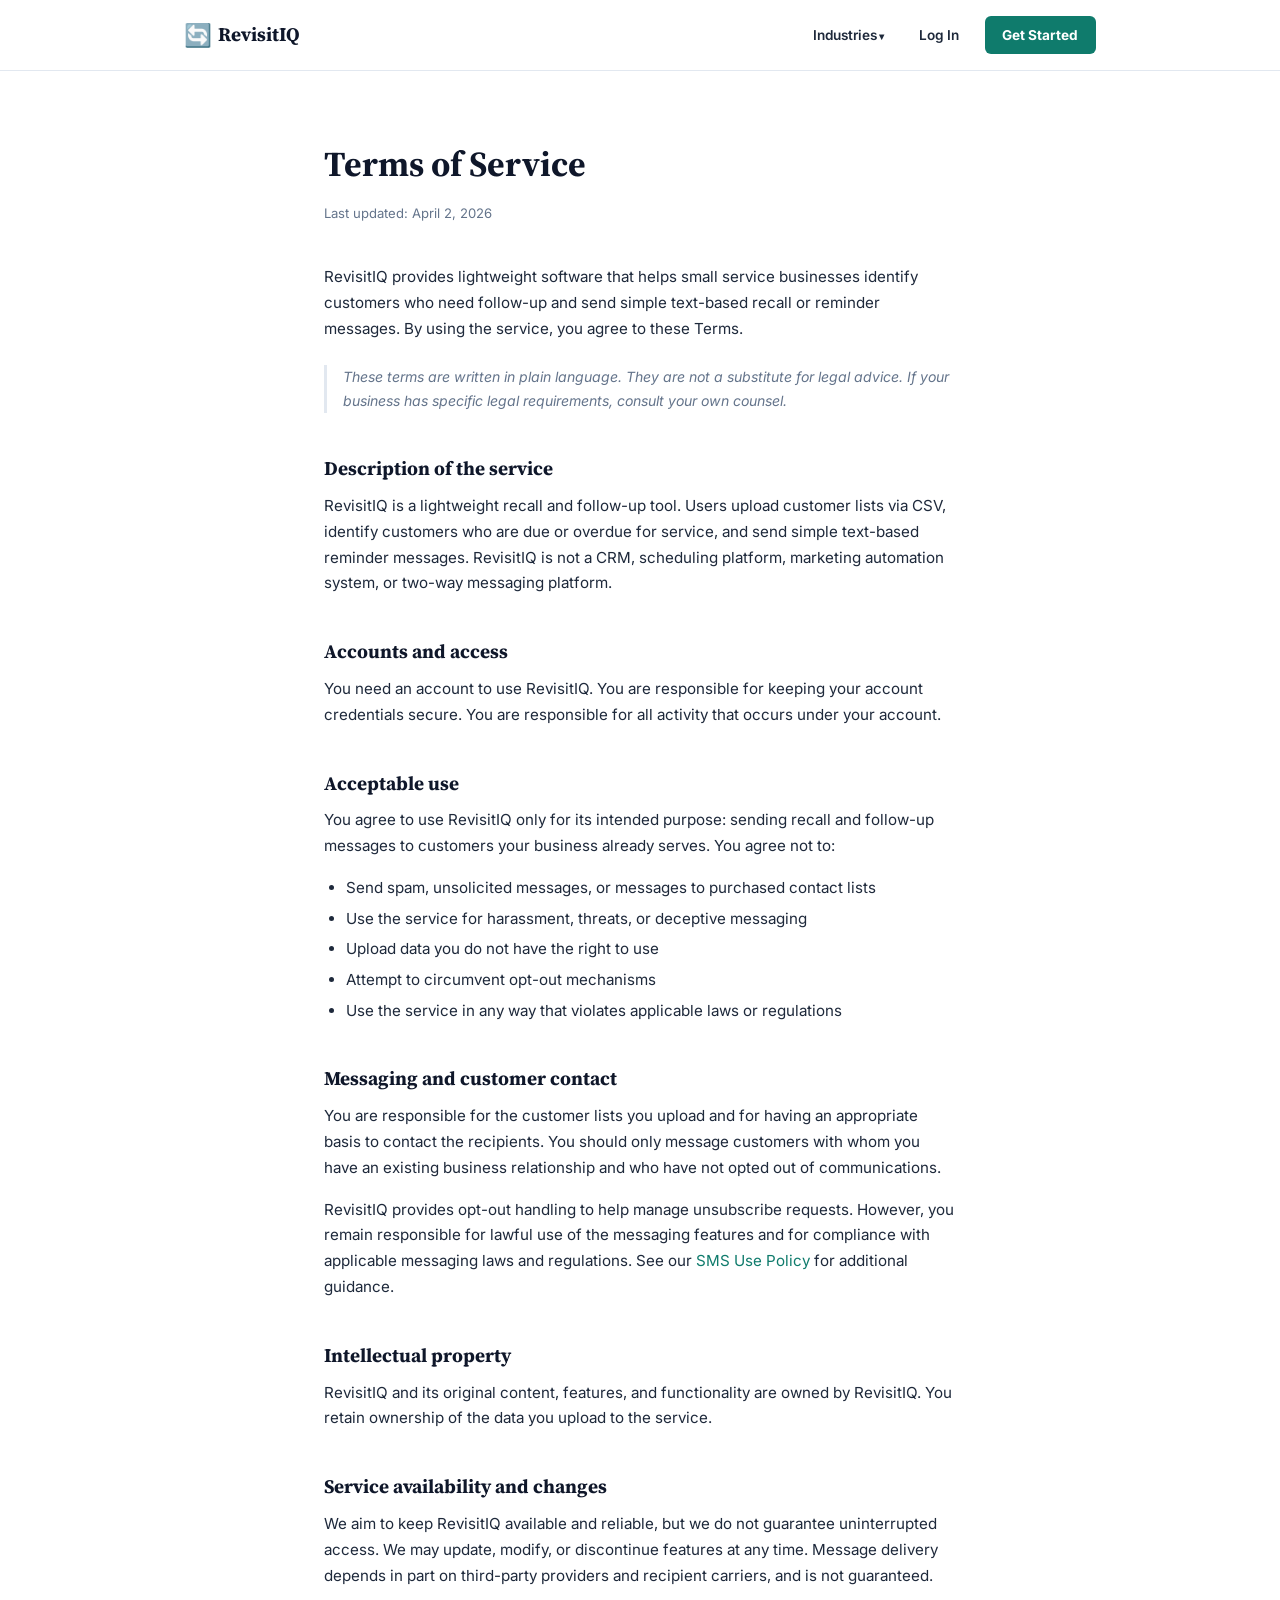
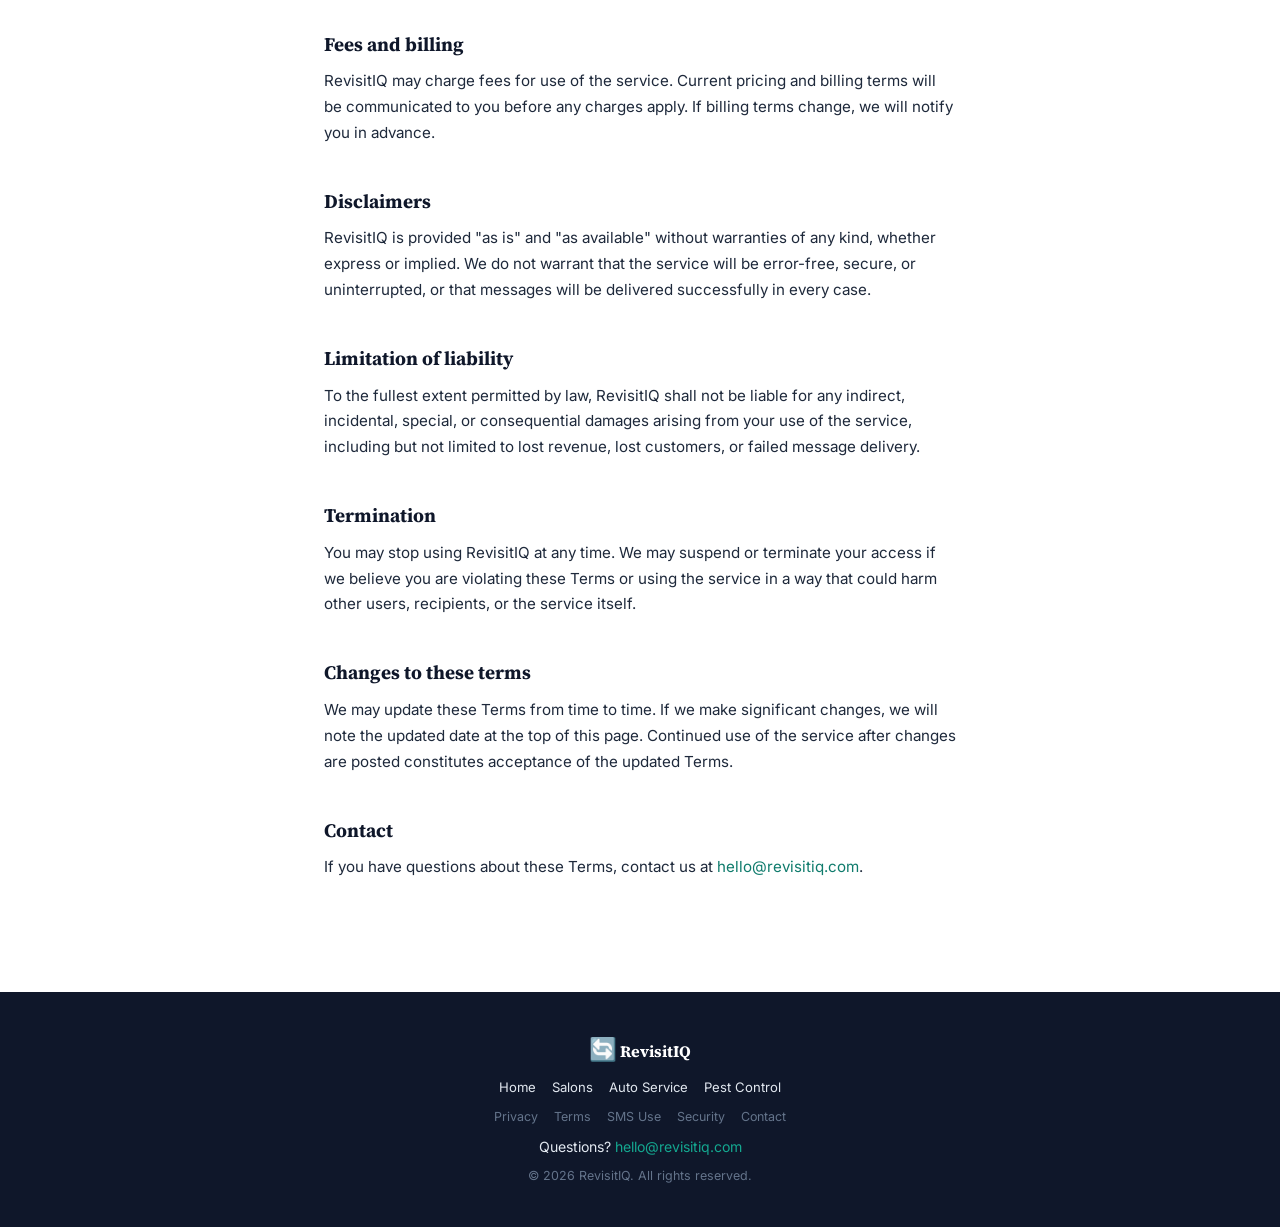
<file: terms-of-service.html>
<!doctype html>
<html lang="en">
    <head>
        <meta charset="UTF-8" />
        <meta name="viewport" content="width=device-width, initial-scale=1.0" />
        <title>RevisitIQ Terms of Service — Recall &amp; Reminder Software</title>
        <meta
            name="description"
            content="RevisitIQ's terms of service — account use, acceptable messaging, service limits, data ownership, and responsibilities for small service businesses using our recall software."
        />
        <meta property="og:title" content="RevisitIQ Terms of Service — Recall &amp; Reminder Software" />
        <meta property="og:description" content="RevisitIQ's terms of service — account use, acceptable messaging, service limits, data ownership, and responsibilities for small service businesses using our recall software." />
        <meta property="og:type" content="website" />
        <meta property="og:url" content="https://revisitiq.com/terms-of-service.html" />
        <meta property="og:image" content="https://revisitiq.com/og-image.png" />
        <meta property="og:image:alt" content="RevisitIQ — Recall software for small service businesses" />
        <meta name="twitter:card" content="summary_large_image" />
        <meta name="twitter:title" content="RevisitIQ Terms of Service — Recall &amp; Reminder Software" />
        <meta name="twitter:description" content="RevisitIQ's terms of service — account use, acceptable messaging, service limits, data ownership, and responsibilities for small service businesses using our recall software." />
        <meta name="twitter:image" content="https://revisitiq.com/og-image.png" />
        <meta name="twitter:image:alt" content="RevisitIQ — Recall software for small service businesses" />
        <link rel="canonical" href="https://revisitiq.com/terms-of-service.html" />
        <link rel="icon" href="/favicon.ico" sizes="48x48" />
        <link rel="icon" type="image/png" href="/favicon-32x32.png" sizes="32x32" />
        <link rel="icon" type="image/png" href="/favicon-16x16.png" sizes="16x16" />
        <link rel="apple-touch-icon" href="/apple-touch-icon.png" />

        <link rel="preconnect" href="https://fonts.googleapis.com" />
        <link rel="preconnect" href="https://fonts.gstatic.com" crossorigin />
        <link href="https://fonts.googleapis.com/css2?family=Inter:wght@400;500;600;700&family=Source+Serif+4:wght@600;700;800&display=swap" rel="stylesheet" />
        <link rel="stylesheet" href="styles.css" />

        <script async src="https://www.googletagmanager.com/gtag/js?id=G-NSQ59M11CJ"></script>
        <script>
            window.dataLayer = window.dataLayer || [];
            function gtag(){dataLayer.push(arguments);}
            gtag('js', new Date());
            gtag('config', 'G-NSQ59M11CJ');
        </script>
    </head>

    <body>
        <!-- ============ HEADER ============ -->
        <header class="site-header">
            <div class="container header-inner">
                <a href="/" class="logo" aria-label="RevisitIQ home">
                    <span class="logo-icon">🔄</span>
                    <span class="logo-text">RevisitIQ</span>
                </a>
                <nav class="header-nav">
                    <div class="nav-dropdown">
                        <button class="nav-dropdown-toggle" aria-expanded="false" aria-haspopup="true">Industries</button>
                        <div class="nav-dropdown-menu">
                            <a href="/salon-barbershop-recall.html">Salons &amp; Barbershops</a>
                            <a href="/auto-service-recall.html">Auto Service</a>
                            <a href="/pest-control-recall.html">Pest Control</a>
                        </div>
                    </div>
                    <a href="https://app.revisitiq.com/login" class="header-login" data-cta="login" data-location="header">Log In</a>
                    <a href="https://app.revisitiq.com/login?mode=signup" class="header-cta" data-cta="cta_click" data-location="header">Get Started</a>
                </nav>
            </div>
        </header>

        <!-- ============ CONTENT ============ -->
        <section class="content-page">
            <div class="container">
                <h1>Terms of Service</h1>
                <p class="content-updated">Last updated: April 2, 2026</p>

                <p>
                    RevisitIQ provides lightweight software that helps
                    small service businesses identify customers who need
                    follow-up and send simple text-based recall or
                    reminder messages. By using the service, you agree to
                    these Terms.
                </p>

                <p class="content-note">
                    These terms are written in plain language. They are not
                    a substitute for legal advice. If your business has
                    specific legal requirements, consult your own counsel.
                </p>

                <h2>Description of the service</h2>
                <p>
                    RevisitIQ is a lightweight recall and follow-up tool.
                    Users upload customer lists via CSV, identify customers
                    who are due or overdue for service, and send simple
                    text-based reminder messages. RevisitIQ is not a CRM,
                    scheduling platform, marketing automation system, or
                    two-way messaging platform.
                </p>

                <h2>Accounts and access</h2>
                <p>
                    You need an account to use RevisitIQ. You are
                    responsible for keeping your account credentials
                    secure. You are responsible for all activity that
                    occurs under your account.
                </p>

                <h2>Acceptable use</h2>
                <p>You agree to use RevisitIQ only for its intended purpose: sending recall and follow-up messages to customers your business already serves. You agree not to:</p>
                <ul>
                    <li>Send spam, unsolicited messages, or messages to purchased contact lists</li>
                    <li>Use the service for harassment, threats, or deceptive messaging</li>
                    <li>Upload data you do not have the right to use</li>
                    <li>Attempt to circumvent opt-out mechanisms</li>
                    <li>Use the service in any way that violates applicable laws or regulations</li>
                </ul>

                <h2>Messaging and customer contact</h2>
                <p>
                    You are responsible for the customer lists you upload
                    and for having an appropriate basis to contact the
                    recipients. You should only message customers with whom
                    you have an existing business relationship and who have
                    not opted out of communications.
                </p>
                <p>
                    RevisitIQ provides opt-out handling to help manage
                    unsubscribe requests. However, you remain responsible
                    for lawful use of the messaging features and for
                    compliance with applicable messaging laws and
                    regulations. See our
                    <a href="/sms-use-policy.html">SMS Use Policy</a> for
                    additional guidance.
                </p>

                <h2>Intellectual property</h2>
                <p>
                    RevisitIQ and its original content, features, and
                    functionality are owned by RevisitIQ. You retain
                    ownership of the data you upload to the service.
                </p>

                <h2>Service availability and changes</h2>
                <p>
                    We aim to keep RevisitIQ available and reliable, but
                    we do not guarantee uninterrupted access. We may
                    update, modify, or discontinue features at any time.
                    Message delivery depends in part on third-party
                    providers and recipient carriers, and is not
                    guaranteed.
                </p>

                <h2>Fees and billing</h2>
                <p>
                    RevisitIQ may charge fees for use of the service.
                    Current pricing and billing terms will be communicated
                    to you before any charges apply. If billing terms
                    change, we will notify you in advance.
                </p>

                <h2>Disclaimers</h2>
                <p>
                    RevisitIQ is provided "as is" and "as available"
                    without warranties of any kind, whether express or
                    implied. We do not warrant that the service will be
                    error-free, secure, or uninterrupted, or that messages
                    will be delivered successfully in every case.
                </p>

                <h2>Limitation of liability</h2>
                <p>
                    To the fullest extent permitted by law, RevisitIQ
                    shall not be liable for any indirect, incidental,
                    special, or consequential damages arising from your
                    use of the service, including but not limited to lost
                    revenue, lost customers, or failed message delivery.
                </p>

                <h2>Termination</h2>
                <p>
                    You may stop using RevisitIQ at any time. We may
                    suspend or terminate your access if we believe you are
                    violating these Terms or using the service in a way
                    that could harm other users, recipients, or the
                    service itself.
                </p>

                <h2>Changes to these terms</h2>
                <p>
                    We may update these Terms from time to time. If we
                    make significant changes, we will note the updated
                    date at the top of this page. Continued use of the
                    service after changes are posted constitutes acceptance
                    of the updated Terms.
                </p>

                <h2>Contact</h2>
                <p>
                    If you have questions about these Terms, contact us at
                    <a href="mailto:hello@revisitiq.com">hello@revisitiq.com</a>.
                </p>
            </div>
        </section>

        <!-- ============ FOOTER ============ -->
        <footer class="site-footer">
            <div class="container footer-inner">
                <p class="footer-brand">
                    <span class="logo-icon">🔄</span> RevisitIQ
                </p>
                <nav class="footer-nav">
                    <a href="/">Home</a>
                    <a href="/salon-barbershop-recall.html">Salons</a>
                    <a href="/auto-service-recall.html">Auto Service</a>
                    <a href="/pest-control-recall.html">Pest Control</a>
                </nav>
                <nav class="footer-nav footer-legal-nav">
                    <a href="/privacy-policy.html">Privacy</a>
                    <a href="/terms-of-service.html">Terms</a>
                    <a href="/sms-use-policy.html">SMS Use</a>
                    <a href="/security.html">Security</a>
                    <a href="/contact.html">Contact</a>
                </nav>
                <p class="footer-contact">
                    Questions?
                    <a href="mailto:hello@revisitiq.com">hello@revisitiq.com</a>
                </p>
                <p class="footer-legal">
                    &copy; 2026 RevisitIQ. All rights reserved.
                </p>
            </div>
        </footer>

        <script src="script.js"></script>
    </body>
</html>
</file>
<file: styles.css>
/* ============================================================
   RevisitIQ — Styles
   Marketing Site
   ============================================================ */

/* --- Tokens --- */
:root {
  --teal: #0F7B6C;
  --teal-dark: #0A5C51;
  --teal-light: #14A890;
  --blue: #2563EB;
  --blue-dark: #1D4ED8;
  --slate: #475569;
  --mint: #F0FAF8;
  --mint-dark: #D5F0EC;
  --white: #FFFFFF;
  --gray-50: #F8FAFC;
  --gray-100: #F1F5F9;
  --gray-200: #E2E8F0;
  --gray-600: #64748B;
  --gray-800: #1E293B;
  --gray-900: #0F172A;

  --font-heading: 'Source Serif 4', Georgia, 'Times New Roman', serif;
  --font-body: 'Inter', -apple-system, BlinkMacSystemFont, 'Segoe UI', sans-serif;

  --max-width: 960px;
  --space-xs: 0.5rem;
  --space-sm: 1rem;
  --space-md: 1.5rem;
  --space-lg: 2.5rem;
  --space-xl: 4rem;
  --space-2xl: 6rem;

  --radius: 6px;
  --radius-lg: 10px;
  --shadow-sm: 0 1px 3px rgba(0,0,0,0.08);
  --shadow-md: 0 4px 12px rgba(0,0,0,0.1);
}

/* --- Reset --- */
*, *::before, *::after {
  box-sizing: border-box;
  margin: 0;
  padding: 0;
}

html {
  scroll-behavior: smooth;
  -webkit-text-size-adjust: 100%;
}

body {
  font-family: var(--font-body);
  font-size: 1rem;
  line-height: 1.65;
  color: var(--gray-800);
  background: var(--white);
  -webkit-font-smoothing: antialiased;
}

img { max-width: 100%; display: block; }
a { color: var(--teal); text-decoration: none; }
a:hover { text-decoration: underline; }
a:focus-visible,
button:focus-visible {
  outline: 3px solid var(--teal-light);
  outline-offset: 2px;
}

/* --- Layout --- */
.container {
  max-width: var(--max-width);
  margin: 0 auto;
  padding: 0 var(--space-md);
}

.section-heading {
  font-family: var(--font-heading);
  font-size: clamp(1.6rem, 4vw, 2.2rem);
  font-weight: 700;
  color: var(--gray-900);
  text-align: center;
  margin-bottom: var(--space-lg);
}

.section-intro {
  font-size: 1.05rem;
  color: var(--gray-600);
  text-align: center;
  max-width: 620px;
  margin: calc(-1 * var(--space-sm)) auto var(--space-lg);
  line-height: 1.65;
}

/* --- Header --- */
.site-header {
  position: sticky;
  top: 0;
  z-index: 100;
  background: var(--white);
  border-bottom: 1px solid var(--gray-200);
  padding: var(--space-sm) 0;
}
.header-inner {
  display: flex;
  align-items: center;
  justify-content: space-between;
}
.logo {
  display: flex;
  align-items: center;
  gap: 0.4rem;
  text-decoration: none;
  color: var(--gray-900);
}
.logo-icon { font-size: 1.4rem; }
.logo-text {
  font-family: var(--font-heading);
  font-size: 1.2rem;
  font-weight: 700;
}

.header-nav {
  display: flex;
  align-items: center;
  gap: var(--space-sm);
}
.header-login {
  font-size: 0.85rem;
  font-weight: 600;
  color: var(--gray-800);
  text-decoration: none;
  padding: 0.5rem 0.6rem;
}
.header-login:hover {
  color: var(--teal);
  text-decoration: none;
}
.header-cta {
  display: inline-block;
  font-size: 0.85rem;
  font-weight: 700;
  color: var(--white);
  background: var(--teal);
  padding: 0.5rem 1.1rem;
  border-radius: var(--radius);
  text-decoration: none;
  transition: background 0.2s;
}
.header-cta:hover {
  background: var(--teal-dark);
  text-decoration: none;
}

/* --- Nav Dropdown --- */
.nav-dropdown {
  position: relative;
}
.nav-dropdown-toggle {
  font-family: var(--font-body);
  font-size: 0.85rem;
  font-weight: 600;
  color: var(--gray-800);
  background: none;
  border: none;
  cursor: pointer;
  padding: 0.5rem 0.6rem;
  transition: color 0.2s;
}
.nav-dropdown-toggle:hover {
  color: var(--teal);
}
.nav-dropdown-toggle::after {
  content: ' \25BE';
  font-size: 0.7em;
}
.nav-dropdown-menu {
  display: none;
  position: absolute;
  top: 100%;
  right: 0;
  background: var(--white);
  border: 1px solid var(--gray-200);
  border-radius: var(--radius);
  box-shadow: var(--shadow-md);
  min-width: 200px;
  z-index: 110;
  padding: 0.4rem 0;
}
.nav-dropdown-menu a {
  display: block;
  padding: 0.55rem 1rem;
  font-size: 0.88rem;
  font-weight: 500;
  color: var(--gray-800);
  text-decoration: none;
  transition: background 0.15s;
}
.nav-dropdown-menu a:hover {
  background: var(--gray-50);
  color: var(--teal);
  text-decoration: none;
}
.nav-dropdown.is-open .nav-dropdown-menu {
  display: block;
}

/* --- Buttons --- */
.btn {
  display: inline-block;
  font-family: var(--font-body);
  font-size: 1rem;
  font-weight: 700;
  padding: 0.85rem 1.8rem;
  border-radius: var(--radius);
  text-decoration: none;
  text-align: center;
  transition: background 0.2s, transform 0.15s, box-shadow 0.2s;
  cursor: pointer;
  border: none;
}
.btn:hover { text-decoration: none; transform: translateY(-1px); }
.btn:active { transform: translateY(0); }

.btn-primary {
  color: var(--white);
  background: var(--teal);
  box-shadow: 0 2px 8px rgba(15,123,108,0.3);
}
.btn-primary:hover {
  background: var(--teal-dark);
  box-shadow: 0 4px 16px rgba(15,123,108,0.35);
}

.btn-secondary {
  color: var(--teal);
  background: transparent;
  border: 2px solid var(--teal);
}
.btn-secondary:hover {
  background: var(--teal);
  color: var(--white);
}

/* --- Hero --- */
.hero {
  padding: var(--space-2xl) 0 var(--space-xl);
  background: linear-gradient(170deg, var(--mint) 0%, var(--white) 60%);
  text-align: center;
}
.hero-inner { max-width: 680px; margin: 0 auto; }
.hero-eyebrow {
  display: inline-block;
  font-size: 0.8rem;
  font-weight: 700;
  letter-spacing: 0.08em;
  text-transform: uppercase;
  color: var(--teal);
  background: rgba(15,123,108,0.08);
  padding: 0.3rem 0.9rem;
  border-radius: 100px;
  margin-bottom: var(--space-sm);
}
.hero-headline {
  font-family: var(--font-heading);
  font-size: clamp(2rem, 5.5vw, 3rem);
  font-weight: 800;
  line-height: 1.15;
  color: var(--gray-900);
  margin-bottom: var(--space-md);
}
.hero-sub {
  font-size: 1.1rem;
  color: var(--gray-600);
  max-width: 560px;
  margin: 0 auto var(--space-lg);
  line-height: 1.7;
}
.hero-ctas {
  display: flex;
  flex-wrap: wrap;
  gap: var(--space-sm);
  justify-content: center;
  margin-bottom: var(--space-sm);
}
.hero-ctas .btn {
  min-width: 13.5rem;
}
.hero-note {
  font-size: 0.82rem;
  color: var(--gray-600);
  margin-top: var(--space-xs);
}

/* --- Proof Strip --- */
.proof-strip {
  padding: var(--space-lg) 0;
  background: var(--white);
  border-top: 1px solid var(--gray-200);
  border-bottom: 1px solid var(--gray-200);
}
.proof-items {
  display: flex;
  justify-content: center;
  gap: var(--space-lg);
  flex-wrap: wrap;
  text-align: center;
}
.proof-items p {
  font-size: 0.88rem;
  color: var(--gray-600);
  font-weight: 600;
  margin: 0;
}

/* --- Problem Section --- */
.problems {
  padding: var(--space-xl) 0;
  background: var(--white);
}
.problems-grid {
  display: grid;
  grid-template-columns: 1fr 1fr;
  gap: var(--space-md);
}
.problem-card {
  background: var(--gray-50);
  padding: var(--space-md);
  border-radius: var(--radius-lg);
  border: 1px solid var(--gray-200);
}
.problem-card h3 {
  font-family: var(--font-heading);
  font-size: 1.1rem;
  font-weight: 700;
  color: var(--gray-900);
  margin-bottom: 0.4rem;
}
.problem-card p {
  font-size: 0.92rem;
  color: var(--gray-600);
  line-height: 1.55;
  margin: 0;
}

/* --- How It Works --- */
.how-it-works {
  padding: var(--space-xl) 0;
  background: var(--gray-50);
}
.steps-grid {
  display: grid;
  grid-template-columns: repeat(3, 1fr);
  gap: var(--space-md);
}
.step-card {
  text-align: center;
  padding: var(--space-md);
}
.step-card .step-number {
  display: inline-flex;
  align-items: center;
  justify-content: center;
  width: 2.8rem;
  height: 2.8rem;
  border-radius: 50%;
  background: var(--mint);
  color: var(--teal);
  font-size: 1.2rem;
  font-weight: 700;
  margin-bottom: var(--space-sm);
  border: 2px solid var(--teal);
}
.step-card h3 {
  font-family: var(--font-heading);
  font-size: 1.1rem;
  font-weight: 700;
  margin-bottom: 0.4rem;
}
.step-card p {
  font-size: 0.92rem;
  color: var(--gray-600);
  max-width: 280px;
  margin: 0 auto;
  line-height: 1.55;
}
.step-card .step-screenshot {
  margin-top: var(--space-sm);
  border-radius: var(--radius);
  border: 1px solid var(--gray-200);
  box-shadow: var(--shadow-sm);
  width: 100%;
  height: auto;
  cursor: pointer;
  transition: box-shadow 0.2s;
}
.step-card .step-screenshot:hover {
  box-shadow: var(--shadow-md);
}
.step-card .step-screenshot:focus-visible {
  outline: 3px solid var(--teal-light);
  outline-offset: 2px;
}

/* --- Lightbox --- */
.lightbox {
  display: none;
  position: fixed;
  inset: 0;
  z-index: 200;
  background: rgba(0, 0, 0, 0.8);
  align-items: center;
  justify-content: center;
  padding: var(--space-md);
}
.lightbox.is-open {
  display: flex;
}
.lightbox-img {
  max-width: 100%;
  max-height: 90vh;
  border-radius: var(--radius-lg);
  box-shadow: 0 8px 32px rgba(0, 0, 0, 0.4);
}
.lightbox-close {
  position: absolute;
  top: var(--space-sm);
  right: var(--space-sm);
  background: none;
  border: none;
  color: var(--white);
  font-size: 2rem;
  line-height: 1;
  cursor: pointer;
  padding: 0.3rem 0.6rem;
  border-radius: var(--radius);
  transition: background 0.15s;
}
.lightbox-close:hover {
  background: rgba(255, 255, 255, 0.15);
}

/* --- Who It's For --- */
.built-for {
  padding: var(--space-xl) 0;
  background: var(--white);
}
.built-for-grid {
  display: grid;
  grid-template-columns: repeat(2, 1fr);
  gap: var(--space-md);
}
.built-for-item {
  text-align: center;
  padding: var(--space-sm);
}
.built-for-icon {
  font-size: 1.8rem;
  margin-bottom: var(--space-xs);
}
.built-for-item h3 {
  font-family: var(--font-heading);
  font-size: 1.1rem;
  font-weight: 700;
  margin-bottom: 0.4rem;
}
.built-for-item p {
  font-size: 0.92rem;
  color: var(--gray-600);
  max-width: 280px;
  margin: 0 auto;
  line-height: 1.55;
}
.built-for-note {
  font-size: 0.88rem;
  font-style: italic;
  color: var(--gray-600);
  text-align: center;
  margin-top: var(--space-lg);
}

/* --- Example Recall Text Block --- */
.example-heading {
  font-family: var(--font-heading);
  font-size: 1.35rem;
  font-weight: 700;
  color: var(--gray-900);
  text-align: center;
  margin-top: var(--space-lg);
  margin-bottom: var(--space-xs);
}
.example-lede {
  font-size: 0.95rem;
  color: var(--gray-600);
  text-align: center;
  max-width: 620px;
  margin: 0 auto var(--space-md);
  line-height: 1.6;
}
.example-messages {
  display: grid;
  grid-template-columns: 1fr 1fr;
  gap: var(--space-md);
  max-width: 760px;
  margin: 0 auto;
}
.example-message {
  background: var(--gray-50);
  border: 1px solid var(--gray-200);
  border-left: 4px solid var(--teal);
  padding: var(--space-sm) var(--space-md);
  border-radius: var(--radius);
}
.example-message-label {
  font-size: 0.78rem;
  font-weight: 700;
  text-transform: uppercase;
  letter-spacing: 0.5px;
  color: var(--teal);
  margin-bottom: 0.5rem;
  display: block;
}
.example-message p {
  font-size: 0.92rem;
  color: var(--gray-800);
  line-height: 1.55;
  margin: 0;
}
.example-note {
  font-size: 0.88rem;
  font-style: italic;
  color: var(--gray-600);
  text-align: center;
  margin-top: var(--space-md);
  max-width: 620px;
  margin-left: auto;
  margin-right: auto;
}
@media (max-width: 720px) {
  .example-messages {
    grid-template-columns: 1fr;
  }
}

/* --- Workaround Section --- */
.workaround {
  padding: var(--space-xl) 0;
  background: var(--gray-50);
}
.workaround-grid {
  display: grid;
  grid-template-columns: 1fr 1fr;
  gap: var(--space-md);
}
.workaround-card {
  background: var(--white);
  padding: var(--space-md);
  border-radius: var(--radius-lg);
  border: 1px solid var(--gray-200);
}
.workaround-card h3 {
  font-family: var(--font-heading);
  font-size: 1.1rem;
  font-weight: 700;
  color: var(--gray-900);
  margin-bottom: 0.4rem;
}
.workaround-card p {
  font-size: 0.92rem;
  color: var(--gray-600);
  line-height: 1.55;
  margin: 0;
}
.workaround-bottom {
  font-size: 1rem;
  font-weight: 600;
  color: var(--gray-800);
  text-align: center;
  margin-top: var(--space-lg);
  max-width: 580px;
  margin-left: auto;
  margin-right: auto;
}

/* --- FAQ --- */
.faq {
  padding: var(--space-xl) 0;
  background: var(--white);
}
.faq-list {
  max-width: 640px;
  margin: 0 auto;
}
.faq-item {
  border-bottom: 1px solid var(--gray-200);
  padding: var(--space-sm) 0;
}
.faq-item summary {
  font-weight: 700;
  font-size: 1rem;
  cursor: pointer;
  list-style: none;
  display: flex;
  align-items: center;
  justify-content: space-between;
  gap: var(--space-sm);
  padding: 0.4rem 0;
  color: var(--gray-900);
}
.faq-item summary::after {
  content: '+';
  font-size: 1.3rem;
  font-weight: 400;
  color: var(--gray-600);
  flex-shrink: 0;
  transition: transform 0.2s;
}
.faq-item[open] summary::after {
  content: '\2212';
}
.faq-item summary::-webkit-details-marker { display: none; }
.faq-item p {
  font-size: 0.92rem;
  color: var(--gray-600);
  padding: 0.3rem 0 0.6rem;
  line-height: 1.6;
}

/* --- Niche Links --- */
.niche-links {
  padding: var(--space-xl) 0;
  background: var(--gray-50);
}
.niche-links-grid {
  display: grid;
  grid-template-columns: 1fr;
  gap: var(--space-md);
}
.niche-card {
  display: block;
  background: var(--white);
  padding: var(--space-md);
  border-radius: var(--radius-lg);
  border: 1px solid var(--gray-200);
  text-decoration: none;
  color: var(--gray-800);
  transition: box-shadow 0.2s, border-color 0.2s;
  text-align: center;
}
.niche-card:hover {
  border-color: var(--teal-light);
  box-shadow: var(--shadow-md);
  text-decoration: none;
}
.niche-card-icon {
  font-size: 1.8rem;
  display: block;
  margin-bottom: var(--space-xs);
}
.niche-card h3 {
  font-family: var(--font-heading);
  font-size: 1.1rem;
  font-weight: 700;
  color: var(--gray-900);
  margin-bottom: 0.3rem;
}
.niche-card p {
  font-size: 0.88rem;
  color: var(--gray-600);
  line-height: 1.5;
  margin: 0;
}

/* --- Credibility --- */
.credibility {
  padding: var(--space-lg) 0;
  background: var(--white);
  border-top: 1px solid var(--gray-200);
}
.credibility-note {
  font-size: 0.88rem;
  font-style: italic;
  color: var(--gray-600);
  text-align: center;
  max-width: 540px;
  margin: 0 auto;
  line-height: 1.6;
}

/* --- Final CTA --- */
.final-cta {
  padding: var(--space-2xl) 0;
  text-align: center;
  background: linear-gradient(170deg, var(--white) 0%, var(--mint) 100%);
}
.final-cta h2 {
  font-family: var(--font-heading);
  font-size: clamp(1.6rem, 4.5vw, 2.4rem);
  font-weight: 800;
  color: var(--gray-900);
  margin-bottom: var(--space-sm);
}
.final-cta p {
  font-size: 1.05rem;
  color: var(--gray-600);
  margin-bottom: var(--space-lg);
  max-width: 500px;
  margin-left: auto;
  margin-right: auto;
}

/* --- Footer --- */
.site-footer {
  padding: var(--space-lg) 0;
  background: var(--gray-900);
  color: var(--gray-200);
  text-align: center;
}
.footer-inner {
  display: flex;
  flex-direction: column;
  align-items: center;
  gap: 0.5rem;
}
.footer-brand {
  font-family: var(--font-heading);
  font-size: 1rem;
  font-weight: 700;
  color: var(--white);
}
.footer-contact { font-size: 0.88rem; }
.footer-contact a { color: var(--teal-light); }
.footer-contact a:hover { color: var(--mint); }
.footer-nav {
  display: flex;
  gap: var(--space-sm);
  flex-wrap: wrap;
  justify-content: center;
}
.footer-nav a {
  font-size: 0.82rem;
  color: var(--gray-200);
  text-decoration: none;
}
.footer-nav a:hover {
  color: var(--teal-light);
  text-decoration: underline;
}
.footer-legal { font-size: 0.78rem; color: var(--gray-600); }

/* ============================================================
   Responsive
   ============================================================ */
/* Desktop enhancement for niche grid */
@media (min-width: 769px) {
  .niche-links-grid {
    grid-template-columns: repeat(3, 1fr);
  }
}

@media (max-width: 768px) {
  .proof-items {
    flex-direction: column;
    gap: var(--space-sm);
  }
  .nav-dropdown-toggle {
    font-size: 0.78rem;
    padding: 0.45rem 0.5rem;
  }
  .problems-grid,
  .workaround-grid {
    grid-template-columns: 1fr;
  }
  .steps-grid {
    grid-template-columns: 1fr;
    gap: var(--space-lg);
  }
  .built-for-grid {
    grid-template-columns: 1fr;
    gap: var(--space-lg);
  }
  .hero {
    padding: var(--space-xl) 0 var(--space-lg);
  }
  .hero-ctas {
    flex-direction: column;
    align-items: center;
  }
  .hero-ctas .btn {
    width: 100%;
    max-width: 320px;
  }
  .header-cta {
    font-size: 0.78rem;
    padding: 0.45rem 0.9rem;
  }
  .header-login {
    font-size: 0.78rem;
    padding: 0.45rem 0.5rem;
  }
}

@media (max-width: 480px) {
  .hero-headline {
    font-size: 1.7rem;
  }
  .section-heading {
    font-size: 1.4rem;
  }
}

/* --- Content Pages (policy, terms, contact) --- */
.content-page {
  padding: var(--space-xl) 0 var(--space-2xl);
  background: var(--white);
}
.content-page .container {
  max-width: 680px;
}
.content-page h1 {
  font-family: var(--font-heading);
  font-size: clamp(1.6rem, 4vw, 2.2rem);
  font-weight: 700;
  color: var(--gray-900);
  margin-bottom: var(--space-xs);
}
.content-page .content-updated {
  font-size: 0.82rem;
  color: var(--gray-600);
  margin-bottom: var(--space-lg);
}
.content-page h2 {
  font-family: var(--font-heading);
  font-size: 1.2rem;
  font-weight: 700;
  color: var(--gray-900);
  margin-top: var(--space-lg);
  margin-bottom: var(--space-xs);
}
.content-page p {
  font-size: 0.95rem;
  color: var(--gray-800);
  line-height: 1.7;
  margin-bottom: var(--space-sm);
}
.content-page ul {
  font-size: 0.95rem;
  color: var(--gray-800);
  line-height: 1.7;
  margin-bottom: var(--space-sm);
  padding-left: 1.4rem;
}
.content-page li {
  margin-bottom: 0.3rem;
}
.content-page .content-note {
  font-size: 0.88rem;
  font-style: italic;
  color: var(--gray-600);
  border-left: 3px solid var(--gray-200);
  padding-left: var(--space-sm);
  margin: var(--space-md) 0;
}
.content-page a {
  color: var(--teal);
}

/* Contact page specifics */
.contact-email {
  display: inline-block;
  font-size: 1.1rem;
  font-weight: 600;
  color: var(--teal);
  margin: var(--space-sm) 0 var(--space-md);
}
.contact-topics {
  list-style: none;
  padding-left: 0;
}
.contact-topics li {
  font-size: 0.95rem;
  color: var(--gray-800);
  padding: 0.3rem 0;
}
.contact-topics li::before {
  content: '— ';
  color: var(--gray-600);
}

/* Footer legal nav */
.footer-legal-nav {
  gap: var(--space-sm);
}
.footer-legal-nav a {
  font-size: 0.78rem;
  color: var(--gray-600);
}
.footer-legal-nav a:hover {
  color: var(--teal-light);
}

/* --- Print --- */
@media print {
  .site-header, .hero-ctas, .header-cta, .header-login, .final-cta {
    display: none;
  }
}
</file>
